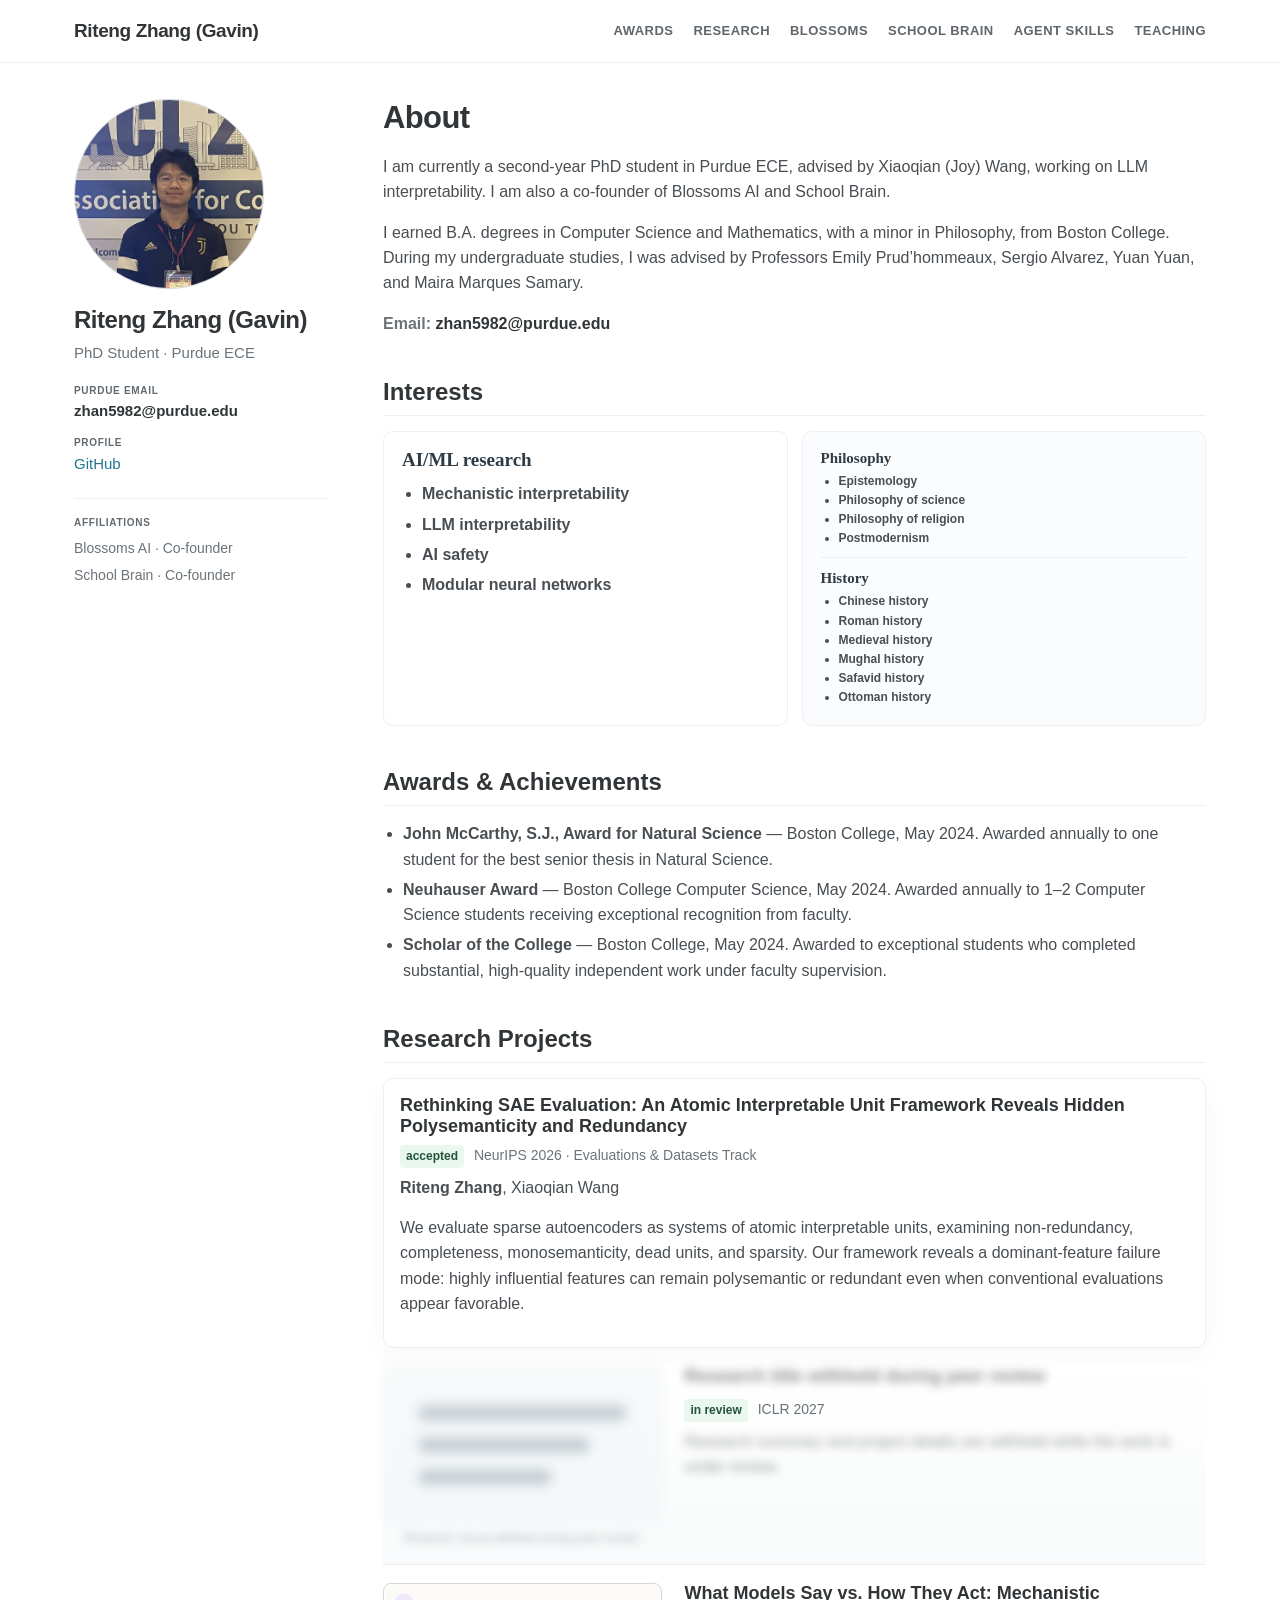
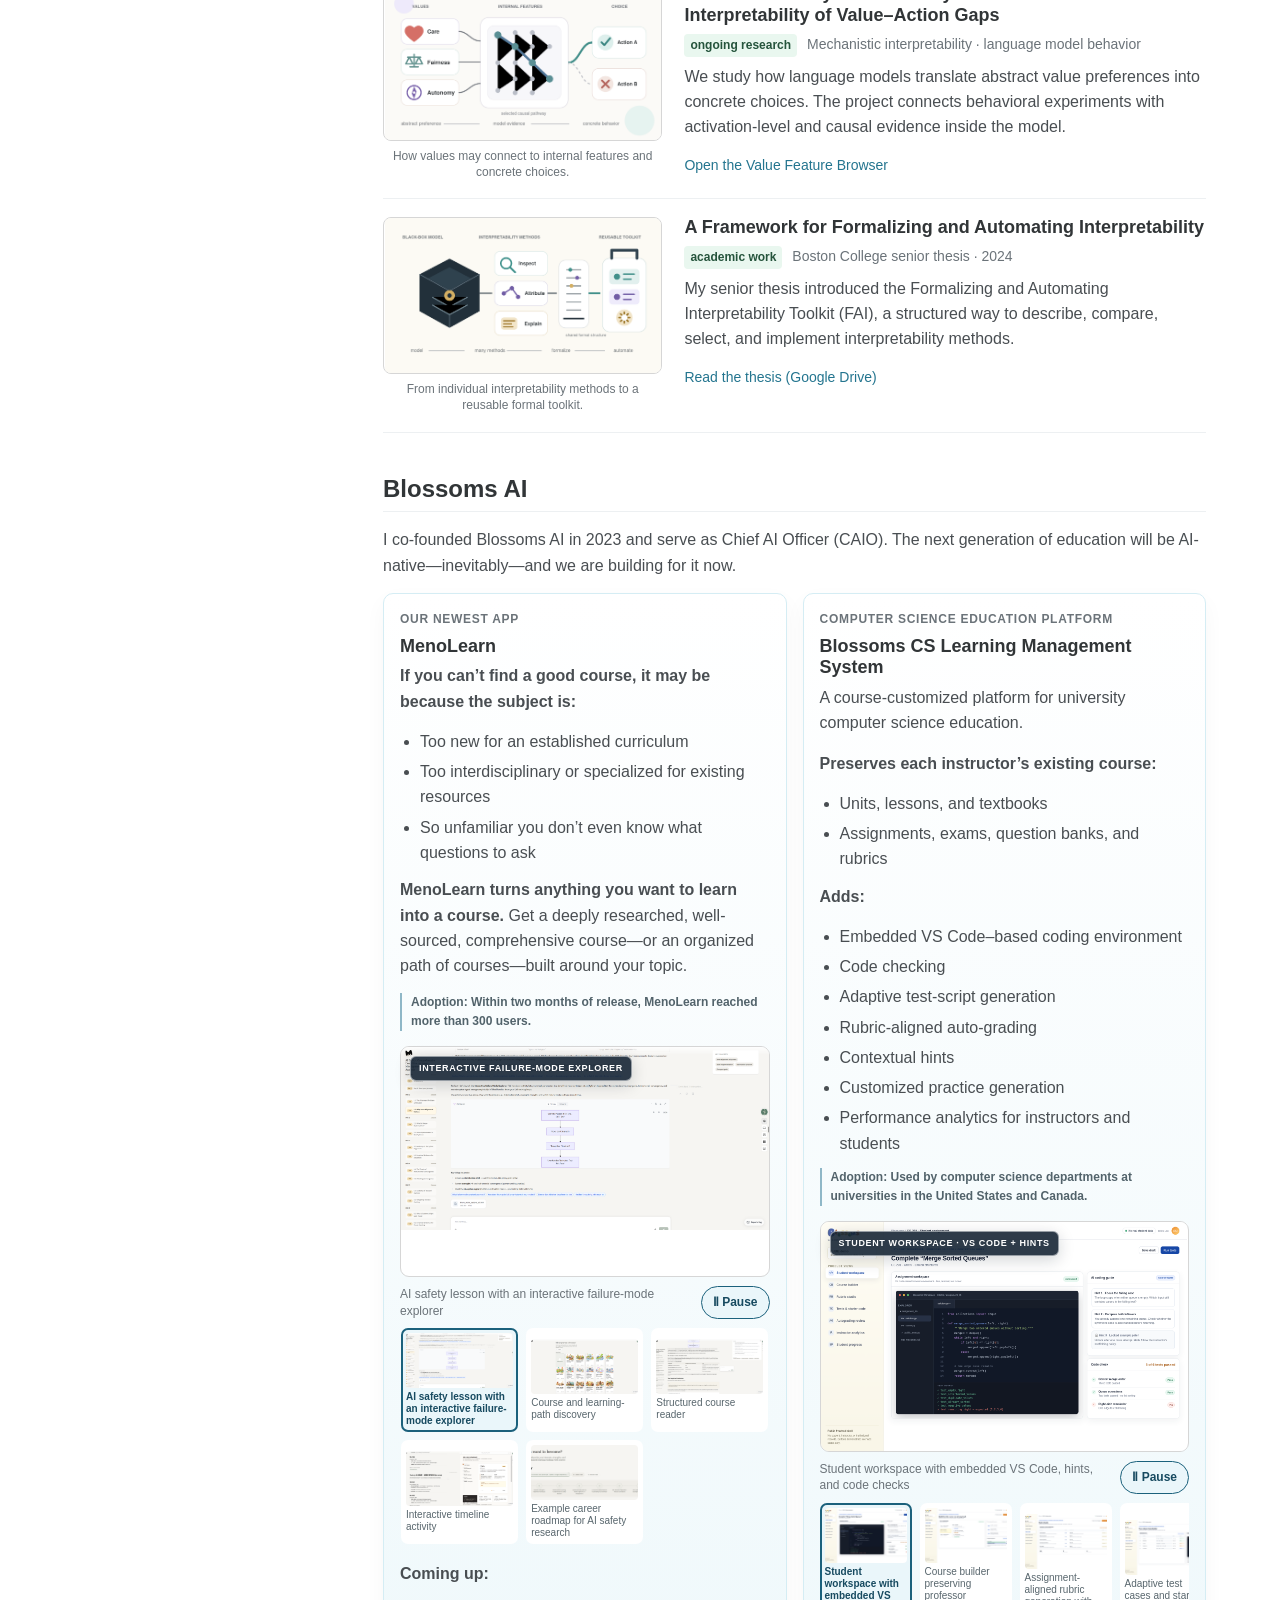
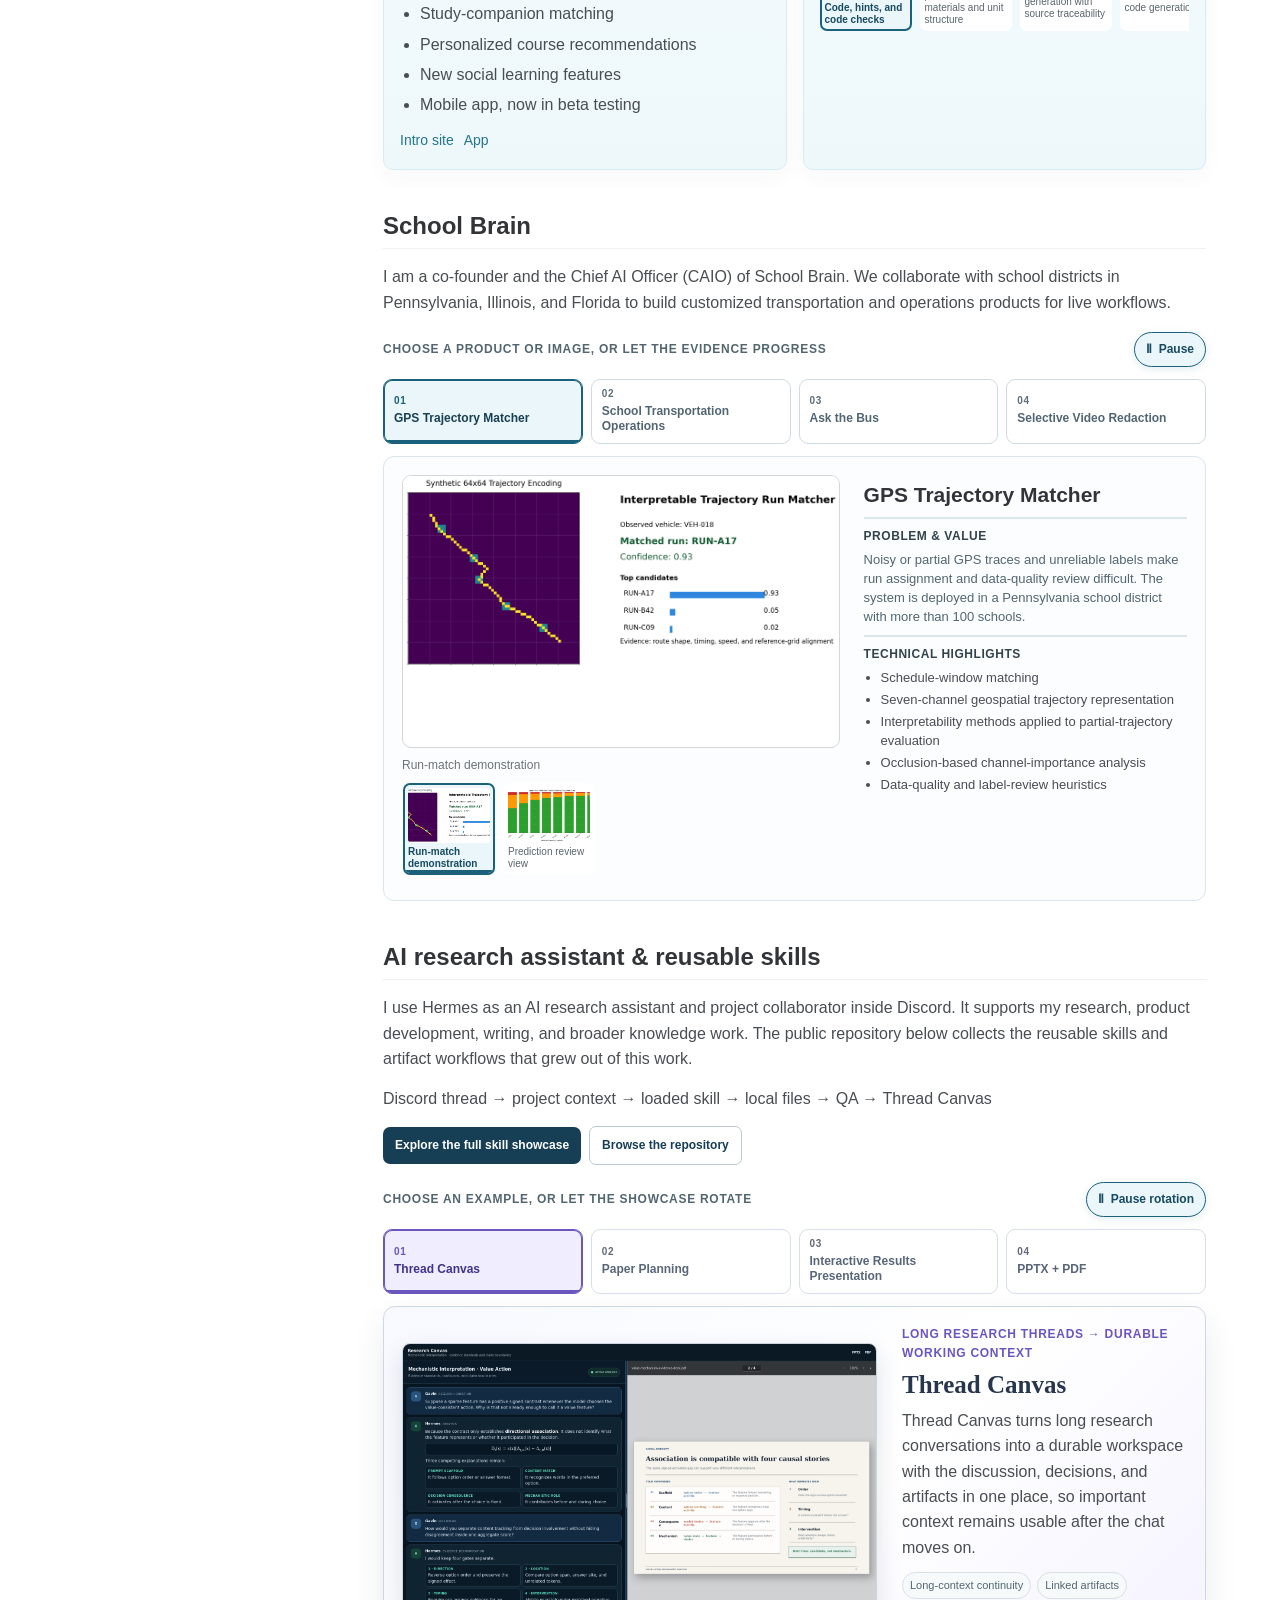
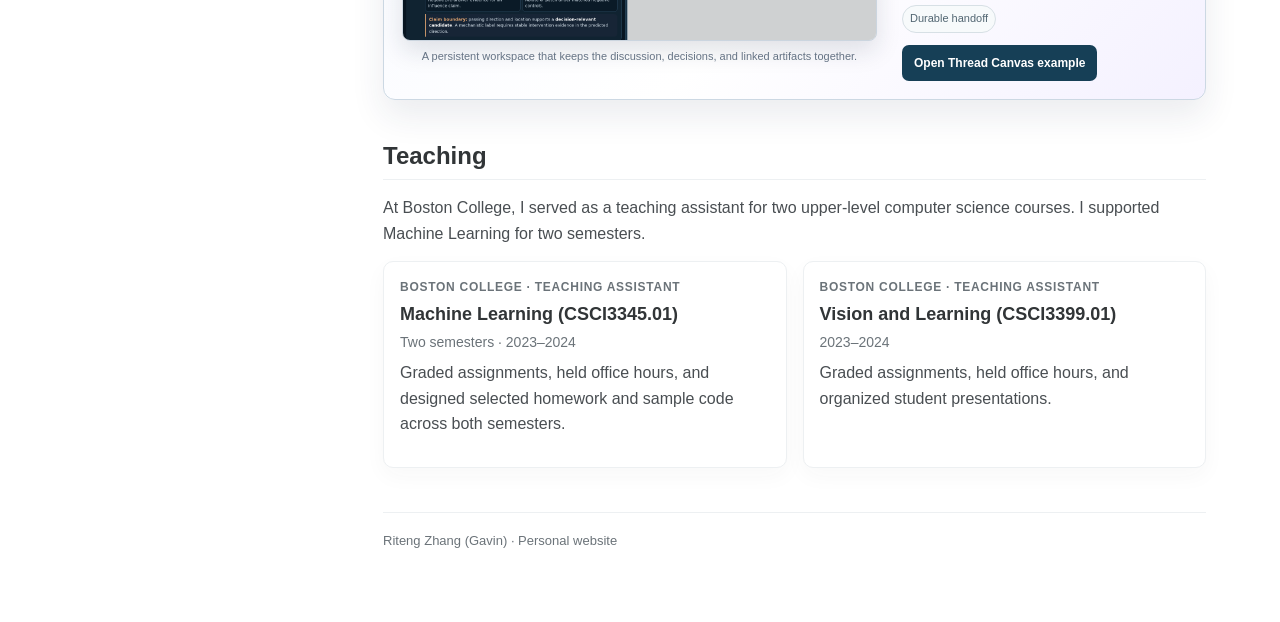
<file: index.html>
<!DOCTYPE html>

<html lang="en">
<head>
<meta charset="utf-8"/>
<meta content="width=device-width, initial-scale=1" name="viewport"/>
<title>Riteng Zhang (Gavin Zhang) — Purdue ECE PhD Student</title>
<meta name="description" content="Riteng Zhang, also known as Gavin Zhang, is a Purdue ECE PhD student researching LLM interpretability and co-founder and CAIO of Blossoms AI and School Brain."/>
<meta name="robots" content="index, follow"/>
<meta name="google-site-verification" content="b6ixKwjdwI7HEByEQMpGnvLqZ-V-D5NJoKvL6Qh4agc"/>
<link rel="canonical" href="https://ritengzhang77-max.github.io/"/>
<link rel="me" href="https://github.com/ritengzhang77-max"/>
<link rel="me" href="https://www.linkedin.com/in/riteng-zhang-3149aa281/"/>
<meta property="og:title" content="Riteng Zhang (Gavin Zhang) — Purdue ECE PhD Student"/>
<meta property="og:description" content="Purdue ECE PhD student researching LLM interpretability; co-founder and CAIO of Blossoms AI and School Brain."/>
<meta property="og:type" content="profile"/>
<meta property="og:url" content="https://ritengzhang77-max.github.io/"/>
<meta property="og:image" content="https://ritengzhang77-max.github.io/assets/profile.jpeg"/>
<meta property="og:image:alt" content="Portrait of Riteng Zhang, also known as Gavin Zhang"/>
<meta property="profile:first_name" content="Riteng"/>
<meta property="profile:last_name" content="Zhang"/>
<meta name="twitter:card" content="summary"/>
<meta name="twitter:title" content="Riteng Zhang (Gavin Zhang) — Purdue ECE PhD Student"/>
<meta name="twitter:description" content="Purdue ECE PhD student researching LLM interpretability; co-founder and CAIO of Blossoms AI and School Brain."/>
<meta name="twitter:image" content="https://ritengzhang77-max.github.io/assets/profile.jpeg"/>
<meta name="twitter:image:alt" content="Portrait of Riteng Zhang, also known as Gavin Zhang"/>
<script type="application/ld+json">
{
  "@context": "https://schema.org",
  "@graph": [
    {
      "@type": "ProfilePage",
      "@id": "https://ritengzhang77-max.github.io/#profile-page",
      "url": "https://ritengzhang77-max.github.io/",
      "name": "Riteng Zhang (Gavin Zhang) — Purdue ECE PhD Student",
      "description": "The research and product portfolio of Riteng Zhang, also known as Gavin Zhang.",
      "dateModified": "2026-09-30",
      "mainEntity": {"@id": "https://ritengzhang77-max.github.io/#riteng-zhang"}
    },
    {
      "@type": "Person",
      "@id": "https://ritengzhang77-max.github.io/#riteng-zhang",
      "name": "Riteng Zhang",
      "alternateName": ["Gavin Zhang", "Riteng Zhang (Gavin)"],
      "givenName": "Riteng",
      "familyName": "Zhang",
      "url": "https://ritengzhang77-max.github.io/",
      "image": "https://ritengzhang77-max.github.io/assets/profile.jpeg",
      "email": "zhan5982@purdue.edu",
      "jobTitle": "PhD Student and AI Researcher",
      "affiliation": [
        {"@type": "CollegeOrUniversity", "name": "Purdue University", "url": "https://www.purdue.edu/"},
        {"@type": "Organization", "name": "Blossoms AI"},
        {"@type": "Organization", "name": "School Brain"}
      ],
      "alumniOf": {"@type": "CollegeOrUniversity", "name": "Boston College", "url": "https://www.bc.edu/"},
      "sameAs": [
        "https://github.com/ritengzhang77-max",
        "https://www.linkedin.com/in/riteng-zhang-3149aa281/"
      ],
      "knowsAbout": ["Mechanistic interpretability", "LLM interpretability", "AI safety", "Modular neural networks"]
    }
  ]
}
</script>
<style>
    /* Production V2: academic single-page navigation with public-safe research
       and product evidence. */
    :root {
      --text: #494e52;
      --heading: #313537;
      --muted: #6b7379;
      --link: #24758f;
      --line: #edf0f2;
      --line-dark: #d6d6d6;
      --bg: #fff;
      --soft: #f7f8f9;
      --soft-blue: #eef8fb;
      --soft-gold: #fff8db;
      --accent2: #7856ff;
      --max: 1180px;
    }
    * { box-sizing: border-box; }
    html { scroll-behavior: smooth; }
    body {
      margin: 0;
      background: var(--bg);
      color: var(--text);
      font-family: -apple-system, BlinkMacSystemFont, "Segoe UI", Roboto, "Helvetica Neue", Arial, sans-serif;
      font-size: 16px;
      line-height: 1.58;
    }
    a { color: var(--link); text-decoration: none; }
    a:hover { text-decoration: underline; }
    .masthead { border-bottom: 1px solid var(--line); background: rgba(255,255,255,.96); position: sticky; top: 0; z-index: 10; backdrop-filter: blur(8px); }
    .masthead-inner {
      max-width: var(--max);
      margin: 0 auto;
      padding: 16px 24px;
      display: flex;
      align-items: center;
      justify-content: space-between;
      gap: 24px;
    }
    .site-title { font-size: 19px; font-weight: 800; color: var(--heading); letter-spacing: -0.02em; }
    nav { display: flex; flex-wrap: wrap; gap: 20px; font-size: 13px; font-weight: 800; text-transform: uppercase; letter-spacing: .035em; }
    nav a { color: #5f666c; }
    .layout {
      max-width: var(--max);
      margin: 0 auto;
      padding: 36px 24px 70px;
      display: grid;
      grid-template-columns: 255px minmax(0, 1fr);
      gap: 54px;
    }
    aside { font-size: 15px; }
    .avatar {
      width: 190px;
      height: 190px;
      border-radius: 50%;
      object-fit: cover;
      display: block;
      margin-bottom: 18px;
      border: 1px solid var(--line-dark);
    }
    .author-name { color: var(--heading); font-size: 24px; line-height: 1.08; margin: 0 0 8px; font-weight: 800; }
    .author-title { margin: 0 0 16px; color: var(--muted); }
    .author-links { list-style: none; margin: 18px 0 0; padding: 0; display: grid; gap: 12px; }
    .author-links li { color: var(--muted); display: grid; gap: 1px; }
    .sidebar-label { color: #606a70; font-size: 10px; font-weight: 850; letter-spacing: .07em; text-transform: uppercase; }
    .email-display { color: var(--heading); font-weight: 750; overflow-wrap: anywhere; }
    .contact-display { margin: 4px 0 0; color: var(--muted); }
    .sidebar-note { border-top: 1px solid var(--line); margin-top: 22px; padding-top: 16px; color: var(--muted); font-size: 14px; }
    .sidebar-note strong { display: block; color: #606a70; font-size: 10px; letter-spacing: .07em; text-transform: uppercase; margin-bottom: 7px; }
    .sidebar-note span { display: block; margin-top: 5px; }
    main { min-width: 0; }
    section { scroll-margin-top: 84px; }
    h1, h2, h3 { color: var(--heading); line-height: 1.2; }
    h1 { font-size: 31px; margin: 0 0 18px; letter-spacing: -.02em; }
    h2 { font-size: 24px; margin: 42px 0 15px; padding-bottom: 8px; border-bottom: 1px solid var(--line); }
    #about > h2 { font-size: 31px; margin: 0 0 18px; padding: 0; border: 0; letter-spacing: -.02em; }
    h3 { font-size: 18px; margin: 0 0 6px; }
    p { margin: 0 0 15px; }
    ul { margin-top: 8px; }
    .notice {
      background: var(--soft-gold);
      border: 1px solid #e7cf74;
      border-radius: 6px;
      padding: 12px 14px;
      color: #665700;
      margin-bottom: 22px;
      font-size: 14px;
    }
    .intro { font-size: 18px; color: #3f4448; }
    .button-row { display: flex; flex-wrap: wrap; gap: 10px; margin: 18px 0 4px; }
    .btn {
      display: inline-flex; align-items: center; justify-content: center;
      border-radius: 5px; padding: 8px 12px; background: var(--link); color: white;
      font-weight: 800; font-size: 14px;
    }
    .btn.secondary { background: #6f777d; }
    .btn.ghost { background: white; color: var(--heading); border: 1px solid var(--line-dark); }
    .btn:hover { text-decoration: none; filter: brightness(.96); }
    .chips { display: flex; flex-wrap: wrap; gap: 8px; margin: 14px 0 18px; }
    .chip { border: 1px solid var(--line-dark); background: var(--soft); border-radius: 999px; padding: 4px 10px; font-size: 13px; color: #555; font-weight: 650; }
    .two-col { display: grid; grid-template-columns: repeat(2, minmax(0, 1fr)); gap: 16px; }
    .two-col > * { min-width: 0; }
    .card {
      border: 1px solid var(--line);
      border-radius: 10px;
      background: #fff;
      padding: 16px;
      box-shadow: 0 8px 22px rgba(49,53,55,.035);
    }
    .card.highlight { background: linear-gradient(180deg, #ffffff 0%, var(--soft-blue) 100%); border-color: #d5edf4; }
    .card.wide-card { grid-column: 1 / -1; }
    .technical-note { margin-top: 12px; padding: 11px 13px; border-left: 3px solid var(--accent2); background: rgba(255,255,255,.78); color: #4d565c; font-size: 13px; line-height: 1.45; }
    .eyebrow { color: var(--muted); font-size: 12px; text-transform: uppercase; letter-spacing: .06em; font-weight: 800; margin-bottom: 7px; }
    .compact-list { padding-left: 20px; margin: 0 0 12px; }
    .compact-list li { margin: 5px 0; }
    .project-list { display: grid; gap: 18px; }
    .project {
      display: grid; grid-template-columns: minmax(260px, 0.75fr) minmax(0, 1.4fr); gap: 22px;
      padding-bottom: 18px; border-bottom: 1px solid var(--line);
    }
    .thumb {
      width: 118px; min-height: 88px; background: linear-gradient(135deg, #e8f4f8, #f7f8f9);
      border: 1px solid var(--line-dark); border-radius: 7px; display: flex;
      align-items: center; justify-content: center; color: var(--muted);
      font-size: 12px; text-align: center; padding: 8px; font-weight: 800;
    }
    .thumb.purple { background: linear-gradient(135deg, #f0ecff, #fbfaff); color: #5b45b6; }

    .demo-img { width: 100%; aspect-ratio: 16 / 9; object-fit: contain; border-radius: 8px; border: 1px solid var(--line-dark); background: #fff; display: block; cursor: zoom-in; }
    .project-media { display: grid; gap: 7px; align-content: start; }
    .caption { color: var(--muted); font-size: 12px; line-height: 1.35; text-align: center; }
    main img { cursor: zoom-in; }

    .screenshot-strip { display: grid; grid-template-columns: repeat(2, minmax(0, 1fr)); gap: 10px; margin: 14px 0; }
    .screenshot-strip figure { margin: 0; }
    .screenshot-strip figure:first-child { grid-column: 1 / -1; }
    .compact-filmstrip { display: flex; gap: 10px; margin: 12px 0 0; overflow-x: auto; padding: 2px 2px 8px; scroll-snap-type: x proximity; }
    .compact-filmstrip figure { flex: 0 0 225px; margin: 0; scroll-snap-align: start; }
    .compact-filmstrip img { width: 100%; aspect-ratio: 16 / 10; object-fit: cover; object-position: top; border: 1px solid var(--line-dark); border-radius: 7px; background: #fff; display: block; }
    .compact-filmstrip figcaption { color: var(--muted); font-size: 11px; line-height: 1.3; margin-top: 5px; }
    .screenshot-strip figure:nth-child(2):last-child { grid-column: 1 / -1; }
    .screenshot-strip img { width: 100%; aspect-ratio: 16 / 9; object-fit: contain; object-position: top center; border-radius: 8px; border: 1px solid var(--line-dark); background: #fff; display: block; cursor: zoom-in; }
    .screenshot-strip figure:first-child img { aspect-ratio: 16 / 10; }
    .screenshot-strip figcaption { color: var(--muted); font-size: 12px; line-height: 1.3; margin-top: 5px; text-align: center; }
    .card-visual { margin: 14px 0 10px; }
    .card-visual img { width: 100%; aspect-ratio: 16 / 9; object-fit: contain; object-position: top center; border-radius: 9px; border: 1px solid var(--line-dark); background: #fff; display: block; cursor: zoom-in; }
    .visual-placeholder { min-height: 190px; margin: 14px 0 10px; padding: 18px; border: 1px dashed #aebdc3; border-radius: 9px; background: #fff; display: flex; flex-direction: column; justify-content: center; gap: 6px; color: var(--muted); text-align: center; }
    .visual-placeholder strong { color: var(--heading); }
    .image-help { margin: 10px 0 2px; color: var(--muted); font-size: 13px; }
    .image-lightbox { width: min(96vw, 1500px); max-width: none; border: 0; border-radius: 12px; padding: 0; background: #11161a; color: #fff; box-shadow: 0 28px 90px rgba(0,0,0,.45); }
    .image-lightbox::backdrop { background: rgba(12,16,20,.88); }
    .image-lightbox-inner { position: relative; padding: 50px 18px 18px; }
    .image-lightbox img { display: block; width: 100%; max-height: 84vh; object-fit: contain; background: #fff; border-radius: 8px; cursor: default; }
    .image-lightbox-caption { margin: 10px 4px 0; color: #d8dee3; font-size: 14px; text-align: center; }
    .image-lightbox-close { position: absolute; top: 10px; right: 14px; border: 1px solid #66727b; border-radius: 999px; background: #20282e; color: #fff; width: 34px; height: 34px; font-size: 22px; line-height: 1; cursor: pointer; }
    .cover-review { margin-top: 16px; padding: 14px; border: 1px dashed var(--line-dark); border-radius: 10px; background: var(--soft); }
    .cover-review-title { margin: 0 0 10px; color: var(--heading); font-size: 14px; font-weight: 800; }
    .cover-options { display: grid; grid-template-columns: repeat(2, minmax(0, 1fr)); gap: 12px; }
    .cover-options figure { margin: 0; }
    .cover-options a { display: block; }
    .cover-options img { width: 100%; aspect-ratio: 16 / 9; object-fit: cover; border-radius: 8px; border: 1px solid var(--line-dark); background: #fff; display: block; }
    .cover-options figcaption { margin-top: 5px; color: var(--muted); font-size: 12px; line-height: 1.35; }
    .thumb.green { background: linear-gradient(135deg, #e8f7ee, #fbfffd); color: #2e6d4f; }
    .thumb.blue { background: linear-gradient(135deg, #e7f4ff, #fbfdff); color: #2f668a; }
    .venue { color: var(--muted); font-size: 14px; margin-bottom: 7px; }
    .status { display: inline-block; font-size: 12px; font-weight: 800; color: #5f666c; background: #f2f3f3; border-radius: 4px; padding: 2px 6px; margin-right: 6px; }
    .status.public { color: #25543c; background: #e9f7ef; }
    .status.demo { color: #245a72; background: #e8f6fb; }
    .status.placeholder { color: #735f20; background: #fff4c9; }
    .links { display: flex; flex-wrap: wrap; gap: 10px; margin-top: 9px; font-size: 14px; }
    .links a, .links span { border-bottom: 1px solid transparent; }
    .placeholder-box { border: 1px dashed var(--line-dark); background: var(--soft); padding: 13px; border-radius: 7px; color: var(--muted); }
    .small { color: var(--muted); font-size: 14px; }
    .privacy-note { background: #fbfbfb; border-left: 3px solid var(--accent2); padding: 10px 12px; color: #555; font-size: 14px; margin: 12px 0; }
    footer { margin-top: 44px; padding-top: 18px; border-top: 1px solid var(--line); color: var(--muted); font-size: 13px; }
    @media (max-width: 900px) {
      .masthead { position: static; }
      .masthead-inner { align-items: flex-start; flex-direction: column; gap: 12px; }
      nav { gap: 14px; }
      .layout { grid-template-columns: 1fr; gap: 26px; }
      .avatar { width: 145px; height: 145px; }
      .two-col { grid-template-columns: 1fr; }
      .project { grid-template-columns: 1fr; }
      .screenshot-strip { grid-template-columns: 1fr; }
      .screenshot-strip figure { grid-column: 1 !important; }
      .cover-options { grid-template-columns: 1fr; }
      .thumb { width: 100%; min-height: 70px; }
    }
  </style>
<style>
.proposal-switcher{position:fixed;z-index:90;left:50%;bottom:14px;transform:translateX(-50%);display:flex;align-items:center;gap:5px;padding:7px;background:#15283f;color:#fff;border:1px solid #ffffff30;border-radius:10px;box-shadow:0 14px 40px #0b1d3040;font-size:11px;white-space:nowrap}.proposal-switcher b{padding:0 8px;color:#b9cad9}.proposal-switcher a{color:#fff;text-decoration:none;padding:7px 9px;border-radius:6px}.proposal-switcher a:hover{background:#ffffff1c}.showcase-note{border:1px solid #d9e6eb;background:#f3fafb;border-radius:9px;padding:11px 13px;color:#4b6470;font-size:13px;margin:10px 0 18px}.project-tags{display:flex;gap:6px;flex-wrap:wrap;margin:12px 0}.project-tags span{font-size:11px;border:1px solid #d7e0e5;background:#f7fafb;border-radius:999px;padding:4px 7px;color:#526672}.showcase-link{display:inline-flex;text-decoration:none;border-radius:7px;padding:9px 12px;background:#163f56;color:#fff;font-weight:750;font-size:12px}.showcase-link.secondary{background:#fff;color:#163f56;border:1px solid #b9cad4}.showcase-media img{width:100%;display:block;border-radius:8px;border:1px solid var(--line-dark);cursor:zoom-in}.showcase-caption{font-size:11px;color:var(--muted);margin-top:6px}.showcase-actions{display:flex;gap:8px;align-items:center;flex-wrap:wrap;margin-top:13px}.showcase-button{border:1px solid #b9cad4;background:#fff;color:#163f56;border-radius:7px;padding:8px 11px;font-weight:750;font-size:12px;cursor:pointer}@media(max-width:760px){.proposal-switcher{left:10px;right:10px;transform:none;overflow-x:auto;justify-content:flex-start}.proposal-switcher b{display:none}}

.stage-toolbar{display:flex;align-items:center;justify-content:space-between;gap:14px;margin:17px 0 12px}.stage-label{font-size:12px;font-weight:850;letter-spacing:.06em;text-transform:uppercase;color:#53666f}.stage-play{display:inline-flex;align-items:center;gap:7px;border:1px solid #1b617c;background:#eaf6fa;color:#174a60;border-radius:999px;padding:7px 11px;font:inherit;font-size:12px;font-weight:850;cursor:pointer;box-shadow:0 2px 8px rgba(27,97,124,.12);transition:background .15s ease,border-color .15s ease,color .15s ease,box-shadow .15s ease}.stage-play:hover{background:#d8eff6;box-shadow:0 3px 12px rgba(27,97,124,.2)}.stage-play[aria-pressed="false"]{background:#fff1c7;border-color:#c88713;color:#654600;box-shadow:0 2px 9px rgba(200,135,19,.18)}.stage-play[aria-pressed="false"]:hover{background:#ffe7a5}.stage-selectors{display:grid;grid-template-columns:repeat(4,minmax(0,1fr));gap:8px;margin:0 0 12px}.stage-select{position:relative;overflow:hidden;min-height:52px;border:1px solid #cddce3;background:#fff;border-radius:9px;padding:9px 10px;text-align:left;cursor:pointer;color:#526671;font:inherit;transition:transform .15s ease,border-color .15s ease,background .15s ease}.stage-select:hover{transform:translateY(-1px);border-color:#7ca9ba;background:#f8fcfd}.stage-select .stage-number{display:block;font-size:10px;line-height:1;font-weight:900;letter-spacing:.08em;color:#5f6f78;margin-bottom:5px}.stage-select .stage-name{display:block;font-size:12px;line-height:1.25;font-weight:800}.stage-select.active{border-color:#1b617c;background:#eaf6fa;color:#183f52;box-shadow:inset 0 0 0 1px #1b617c}.stage-select.active .stage-number{color:#1b617c}.stage-select-progress{position:absolute;left:0;bottom:0;height:3px;width:0;background:#1b617c}.stage-select.active.is-playing .stage-select-progress{animation:stageProgress 10s linear forwards}@keyframes stageProgress{from{width:0}to{width:100%}}.featured-stage{display:grid;grid-template-columns:minmax(0,1.4fr) minmax(270px,.6fr);gap:28px;align-items:center;background:linear-gradient(135deg,#fff,var(--soft-blue));border:1px solid #d5e5eb;border-radius:12px;padding:17px;transition:opacity .18s ease}.featured-stage.is-changing{opacity:.35}.featured-stage .showcase-media img{aspect-ratio:16/10;object-fit:contain;background:#fff}.stage-copy h3{font-size:29px;margin:7px 0 10px}.stage-copy p{font-size:17px;color:#526671}@media(prefers-reduced-motion:reduce){.stage-select-progress,.skill-select-progress{animation:none!important}.featured-stage,.stage-select,.agent-showcase,.skill-select{transition:none}}@media(max-width:800px){.stage-toolbar{align-items:flex-start}.stage-selectors{display:flex;overflow-x:auto;padding:1px 1px 7px;scroll-snap-type:x proximity}.stage-select{min-width:170px;scroll-snap-align:start}.featured-stage{grid-template-columns:1fr}}
.skills-repo-actions{margin:12px 0 16px}.skill-selectors{display:grid;grid-template-columns:repeat(4,minmax(0,1fr));gap:8px;margin:0 0 12px}.skill-select{position:relative;overflow:hidden;min-height:52px;border:1px solid #d7ddec;background:#fff;border-radius:9px;padding:9px 10px;text-align:left;cursor:pointer;color:#58667a;font:inherit;transition:transform .15s ease,border-color .15s ease,background .15s ease}.skill-select:hover{transform:translateY(-1px);border-color:#9484d8;background:#faf9ff}.skill-select .stage-number{display:block;font-size:10px;line-height:1;font-weight:900;letter-spacing:.08em;color:#626b78;margin-bottom:5px}.skill-select .stage-name{display:block;font-size:12px;line-height:1.25;font-weight:800}.skill-select.active{border-color:#6b56bf;background:#f0edff;color:#41328a;box-shadow:inset 0 0 0 1px #6b56bf}.skill-select.active .stage-number{color:#6b56bf}.skill-select-progress{position:absolute;left:0;bottom:0;height:3px;width:0;background:#6b56bf}.skill-select.active.is-playing .skill-select-progress{animation:stageProgress 10s linear forwards}.agent-showcase{display:grid;grid-template-columns:minmax(0,1.25fr) minmax(280px,.75fr);gap:25px;align-items:center;margin-top:0;border:1px solid #ccd8e3;background:linear-gradient(135deg,#f7f9ff 0%,#fff 55%,#f4f1ff 100%);border-radius:12px;padding:18px;box-shadow:0 16px 34px rgba(31,47,78,.09)}.agent-showcase-media{min-width:0}.agent-showcase-media img{width:100%;max-height:520px;object-fit:contain;display:block;border:1px solid #cbd5df;border-radius:8px;background:#e9edf3;box-shadow:0 10px 24px rgba(27,40,64,.13);cursor:zoom-in}.agent-showcase-media .caption{margin-top:8px;font-size:11px;color:#657384}.agent-showcase-copy .eyebrow{color:#6b56bf}.agent-showcase-copy h3{margin:4px 0 8px;font-family:Georgia,serif;font-size:25px;color:#27364c}.agent-showcase-copy p{margin:0 0 10px}.agent-showcase-copy .showcase-actions{margin-top:12px}@media(max-width:800px){.skill-selectors{grid-template-columns:repeat(2,minmax(0,1fr))}.agent-showcase{grid-template-columns:1fr}.agent-showcase-media img{max-height:none}}@media(prefers-reduced-motion:reduce){.skill-select-progress{animation:none!important}}
.interest-grid{display:grid;grid-template-columns:repeat(2,minmax(0,1fr));gap:14px;align-items:stretch}.interest-panel{border:1px solid var(--line);border-radius:10px;background:#fff;padding:17px 18px}.interest-panel h3{margin:0 0 10px;font-family:Georgia,serif;font-size:19px;color:#2f3b45}.interest-panel .compact-list{margin-bottom:0}.character-panel{background:#fbfcfd}.interest-subgroup h3{margin-bottom:6px;font-size:15px}.interest-subgroup .compact-list{padding-left:18px;font-size:12px;line-height:1.35}.interest-subgroup .compact-list li{margin:3px 0}.interest-subgroup+.interest-subgroup{border-top:1px solid var(--line);margin-top:11px;padding-top:11px}.interest-tags{display:flex;flex-wrap:wrap;gap:8px}.interest-tags span{display:inline-flex;align-items:center;border:1px solid #d6e0e5;background:#f7fafb;border-radius:999px;padding:7px 10px;color:#455963;font-size:12px;line-height:1.25}@media(max-width:700px){.interest-grid{grid-template-columns:1fr}}
.project.anonymous-project{background:linear-gradient(180deg,#fff 0%,#f8fafb 100%)}.anonymous-cover{width:100%;aspect-ratio:16/9;border:1px solid #d8e0e5;border-radius:9px;background:#f3f6f8;display:flex;flex-direction:column;justify-content:center;gap:16px;padding:34px;filter:blur(6px);opacity:.68;overflow:hidden}.anonymous-cover-line{display:block;height:16px;border-radius:999px;background:#aebbc3}.anonymous-cover-line:nth-child(2){width:82%}.anonymous-cover-line:nth-child(3){width:64%}.anonymous-blur{filter:blur(5px);opacity:.58;user-select:none;pointer-events:none}.anonymous-project .anonymous-blur h3,.anonymous-project h3.anonymous-blur{margin-bottom:10px}.sr-only{position:absolute;width:1px;height:1px;padding:0;margin:-1px;overflow:hidden;clip:rect(0,0,0,0);white-space:nowrap;border:0}
</style>
<style>
/* Draft 009 / V2: compact product evidence and accessible image galleries. */
.product-gallery{width:100%;min-width:0;max-width:100%;margin:15px 0 10px}.gallery-frame{position:relative;min-width:0;max-width:100%}.gallery-main{width:100%;aspect-ratio:16/10;object-fit:contain;object-position:top center;border:1px solid var(--line-dark);border-radius:9px;background:#fff;display:block;cursor:zoom-in}.gallery-image-tag{position:absolute;z-index:2;left:10px;top:10px;max-width:calc(100% - 20px);padding:6px 8px;border:1px solid rgba(255,255,255,.5);border-radius:6px;background:rgba(18,32,48,.88);box-shadow:0 4px 16px rgba(10,22,35,.18);color:#fff;font-size:9px;line-height:1.2;font-weight:900;letter-spacing:.07em;text-transform:uppercase;pointer-events:none}.gallery-controls{display:flex;align-items:center;justify-content:space-between;gap:12px;margin:9px 0 7px}.gallery-caption{color:var(--muted);font-size:12px;line-height:1.35}.gallery-toggle{flex:0 0 auto;border:1px solid #1b617c;background:#eaf6fa;color:#174a60;border-radius:999px;padding:6px 11px;font:inherit;font-size:12px;font-weight:850;cursor:pointer}.gallery-toggle[aria-pressed="false"]{background:#fff1c7;border-color:#c88713;color:#654600}.gallery-thumbs{display:flex;width:100%;min-width:0;max-width:100%;gap:8px;overflow-x:auto;padding:2px 1px 7px;scroll-snap-type:x proximity}.gallery-thumb{flex:0 0 92px;padding:3px;border:2px solid transparent;border-radius:7px;background:#fff;cursor:pointer;scroll-snap-align:start}.gallery-thumb:hover,.gallery-thumb:focus-visible{border-color:#8ab9ca}.gallery-thumb.active{border-color:#1b617c;background:#eaf6fa}.gallery-thumb img{width:100%;height:55px;object-fit:cover;object-position:top;border-radius:4px;display:block}.gallery-thumb span{display:block;margin-top:3px;color:#58666d;font-size:10px;line-height:1.2;text-align:left}.gallery-thumb.active span{color:#174a60;font-weight:800}.gallery-thumb.is-playing{position:relative;overflow:hidden}.gallery-thumb.is-playing:after{content:"";position:absolute;left:0;bottom:0;width:100%;height:3px;background:#1b617c;animation:stageProgress 10s linear forwards}
.stage-play[aria-pressed="true"],.gallery-toggle[aria-pressed="true"]{background:#eaf6fa;border-color:#1b617c;color:#174a60}.stage-play[aria-pressed="true"]:hover,.gallery-toggle[aria-pressed="true"]:hover{background:#d8eff6}.stage-play[aria-pressed="false"],.gallery-toggle[aria-pressed="false"]{background:#fff1c7;border-color:#c88713;color:#654600}.stage-play[aria-pressed="false"]:hover,.gallery-toggle[aria-pressed="false"]:hover{background:#ffe7a5}.featured-stage-v2{display:grid;grid-template-columns:minmax(0,1.15fr) minmax(290px,.85fr);gap:24px;align-items:start;border:1px solid #d9e6eb;border-radius:11px;background:#fbfdfe;padding:18px;transition:opacity .16s ease}.featured-stage-v2.is-changing{opacity:.55}.stage-gallery-main{width:100%;aspect-ratio:16/10;object-fit:contain;object-position:top center;border:1px solid var(--line-dark);border-radius:9px;background:#fff;display:block;cursor:zoom-in}.stage-copy h3{font-size:21px}.stage-value{font-size:15px;color:#40515a;margin-bottom:13px}.evidence-grid{display:grid;grid-template-columns:1fr;gap:9px;margin:0 0 11px}.evidence-block{border-top:2px solid #d9e6eb;padding-top:8px}.evidence-block h4{margin:0 0 5px;color:#33434b;font-size:12px;text-transform:uppercase;letter-spacing:.045em}.evidence-block p,.evidence-block ul{margin:0;font-size:13px;line-height:1.45}.evidence-block ul{padding-left:17px}.evidence-block li{margin:3px 0}.proof-line{margin:9px 0 12px;padding-left:9px;border-left:2px solid #8fb7c7;color:#52636b;font-size:12px;font-weight:700}.ask-grid{display:grid;grid-template-columns:repeat(2,minmax(0,1fr));gap:9px}.ask-tile{margin:0}.ask-tile img{width:100%;aspect-ratio:4/3;object-fit:cover;object-position:top;border:1px solid var(--line-dark);border-radius:7px;background:#fff;display:block}.ask-tile figcaption{font-size:10px;color:var(--muted);line-height:1.25;margin-top:3px}.stage-media-note{margin:6px 0 0;color:var(--muted);font-size:11px;line-height:1.35}.stage-select-progress{animation:none!important}.stage-select.active.is-playing .stage-select-progress{animation:stageProgress 10s linear forwards!important}.stage-thumb-progress{height:3px;background:#1b617c;width:0;margin-top:4px;border-radius:2px}.gallery-thumb.active.is-playing .stage-thumb-progress{animation:stageProgress 10s linear forwards}
@media(max-width:800px){.featured-stage-v2{grid-template-columns:1fr}.evidence-grid{grid-template-columns:1fr}.stage-selectors{display:grid;grid-template-columns:repeat(2,minmax(0,1fr));overflow:visible;padding:0}.stage-select{min-width:0}.skill-selectors{display:grid;grid-template-columns:repeat(2,minmax(0,1fr))}}
@media(max-width:520px){.gallery-thumb{flex-basis:78px}.gallery-thumb img{height:46px}.ask-grid{gap:6px}.featured-stage-v2{padding:12px}.stage-selectors{grid-template-columns:1fr 1fr}.stage-select{padding:7px;min-height:48px}}
/* Ask the Bus has five evidence states. Keep all five discoverable instead of clipping the last item in the generic horizontal rail. */
.featured-stage-v2 .gallery-thumbs.ask-evidence-thumbs{display:grid;grid-template-columns:repeat(5,minmax(0,1fr));overflow:visible}
.featured-stage-v2 .ask-evidence-thumbs .gallery-thumb{width:auto;min-width:0;max-width:none;flex:none}
@media(max-width:1199px){.featured-stage-v2 .gallery-thumbs.ask-evidence-thumbs{grid-template-columns:repeat(3,minmax(0,1fr))}}
/* Five MenoLearn states remain simultaneously discoverable in a compact 3+2 grid. */
.product-gallery[data-gallery="menolearn"] .gallery-thumbs{display:grid;grid-template-columns:repeat(3,minmax(0,1fr));overflow:visible}
.product-gallery[data-gallery="menolearn"] .gallery-thumb{width:auto;min-width:0;max-width:none;flex:none}
@media(prefers-reduced-motion:reduce){html{scroll-behavior:auto}.stage-select-progress,.stage-thumb-progress{animation:none!important}.featured-stage-v2{transition:none}}
</style></head>
<body>
<header class="masthead">
<div class="masthead-inner">
<a class="site-title" href="#top">Riteng Zhang (Gavin)</a>
<nav aria-label="Main navigation">
<a href="#awards">Awards</a>
<a href="#research-projects">Research</a>
<a href="#blossoms">Blossoms</a>
<a href="#schoolbrain">School Brain</a>
<a href="#skills">Agent Skills</a>
<a href="#teaching">Teaching</a>
</nav>
</div>
</header>
<div class="layout" id="top">
<aside>
<img alt="Riteng Zhang (Gavin)" class="avatar" src="assets/profile.jpeg"/>
<h1 class="author-name">Riteng Zhang (Gavin)</h1>
<p class="author-title">PhD Student · Purdue ECE</p>
<ul class="author-links">
<li><span class="sidebar-label">Purdue email</span><span class="email-display">zhan5982@purdue.edu</span></li>
<li><span class="sidebar-label">Profile</span><a href="https://github.com/ritengzhang77-max" rel="noopener noreferrer" target="_blank">GitHub</a></li>

</ul>
<div class="sidebar-note"><strong>Affiliations</strong><span>Blossoms AI · Co-founder</span><span>School Brain · Co-founder</span></div>
</aside>
<main>
<section id="about">
<h2>About</h2>
<p>I am currently a second-year PhD student in Purdue ECE, advised by Xiaoqian (Joy) Wang, working on LLM interpretability. I am also a co-founder of Blossoms AI and School Brain.</p>
<p>I earned B.A. degrees in Computer Science and Mathematics, with a minor in Philosophy, from Boston College. During my undergraduate studies, I was advised by Professors Emily Prud’hommeaux, Sergio Alvarez, Yuan Yuan, and Maira Marques Samary.</p>
<p class="contact-display"><strong>Email:</strong> <span class="email-display">zhan5982@purdue.edu</span></p>
</section>
<section id="interests">
<h2>Interests</h2>
<div class="interest-grid">
<article class="interest-panel research-panel">
<h3>AI/ML research</h3>
<ul class="compact-list">
<li><strong>Mechanistic interpretability</strong></li>
<li><strong>LLM interpretability</strong></li>
<li><strong>AI safety</strong></li>
<li><strong>Modular neural networks</strong></li>
</ul>
</article>
<article class="interest-panel character-panel">
<div class="interest-subgroup">
<h3>Philosophy</h3>
<ul class="compact-list">
<li><strong>Epistemology</strong></li>
<li><strong>Philosophy of science</strong></li>
<li><strong>Philosophy of religion</strong></li>
<li><strong>Postmodernism</strong></li>
</ul>
</div>
<div class="interest-subgroup">
<h3>History</h3>
<ul class="compact-list">
<li><strong>Chinese history</strong></li>
<li><strong>Roman history</strong></li>
<li><strong>Medieval history</strong></li>
<li><strong>Mughal history</strong></li>
<li><strong>Safavid history</strong></li>
<li><strong>Ottoman history</strong></li>
</ul>
</div>
</article>
</div>
</section>
<section id="awards">
<h2>Awards &amp; Achievements</h2>
<ul class="compact-list">
<li><strong>John McCarthy, S.J., Award for Natural Science</strong> — Boston College, May 2024. Awarded annually to one student for the best senior thesis in Natural Science.</li>
<li><strong>Neuhauser Award</strong> — Boston College Computer Science, May 2024. Awarded annually to 1–2 Computer Science students receiving exceptional recognition from faculty.</li>
<li><strong>Scholar of the College</strong> — Boston College, May 2024. Awarded to exceptional students who completed substantial, high-quality independent work under faculty supervision.</li>
</ul>
</section>
<section id="research-projects">
<h2>Research Projects</h2>
<div class="project-list">
<article class="card" id="sae-evaluation">
<h3>Rethinking SAE Evaluation: An Atomic Interpretable Unit Framework Reveals Hidden Polysemanticity and Redundancy</h3>
<div class="venue"><span class="status public">accepted</span> NeurIPS 2026 · Evaluations &amp; Datasets Track</div>
<p><strong>Riteng Zhang</strong>, Xiaoqian Wang</p>
<p>We evaluate sparse autoencoders as systems of atomic interpretable units, examining non-redundancy, completeness, monosemanticity, dead units, and sparsity. Our framework reveals a dominant-feature failure mode: highly influential features can remain polysemantic or redundant even when conventional evaluations appear favorable.</p>
</article>
<article class="project anonymous-project" aria-label="Research work in review for ICLR 2027; title and details withheld">
<div class="project-media" aria-hidden="true">
<div class="anonymous-cover"><span class="anonymous-cover-line"></span><span class="anonymous-cover-line"></span><span class="anonymous-cover-line"></span></div>
<div class="caption anonymous-blur">Research visual withheld during peer review.</div>
</div>
<div>
<h3 class="anonymous-blur" aria-hidden="true">Research title withheld during peer review</h3>
<div class="venue"><span class="status public">in review</span> ICLR 2027</div>
<p class="anonymous-blur" aria-hidden="true">Research summary and project details are withheld while the work is under review.</p>
<span class="sr-only">Title and details withheld during review.</span>
</div>
</article>
<article class="project">
<div class="project-media">
<img alt="Values connected through internal model features to concrete action choices" class="demo-img" src="assets/value-action-cover-a-decision-bridge.png"/>
<div class="caption">How values may connect to internal features and concrete choices.</div>
</div>
<div>
<h3>What Models Say vs. How They Act: Mechanistic Interpretability of Value–Action Gaps</h3>
<div class="venue"><span class="status public">ongoing research</span> Mechanistic interpretability · language model behavior</div>
<p>We study how language models translate abstract value preferences into concrete choices. The project connects behavioral experiments with activation-level and causal evidence inside the model.</p>
<div class="links">
<a href="/value-action-atlas/" rel="noopener noreferrer" target="_blank">Open the Value Feature Browser</a>
</div>
</div>
</article>
<article class="project">
<div class="project-media">
<img alt="Interpretability methods becoming a formalized reusable toolkit" class="demo-img" src="assets/thesis-cover-a-fai-toolkit.png"/>
<div class="caption">From individual interpretability methods to a reusable formal toolkit.</div>
</div>
<div>
<h3>A Framework for Formalizing and Automating Interpretability</h3>
<div class="venue"><span class="status public">academic work</span> Boston College senior thesis · 2024</div>
<p>My senior thesis introduced the Formalizing and Automating Interpretability Toolkit (FAI), a structured way to describe, compare, select, and implement interpretability methods.</p>
<div class="links"><a href="https://drive.google.com/file/d/1o4Ds3zE-oLlo7Ho0rgVn8BDt1xZLB0oq/view?usp=sharing" rel="noopener noreferrer" target="_blank">Read the thesis (Google Drive)</a></div>
</div>
</article>
</div>

</section>
<section id="blossoms">
<h2>Blossoms AI</h2>
<p>I co-founded Blossoms AI in 2023 and serve as Chief AI Officer (CAIO). The next generation of education will be AI-native—inevitably—and we are building for it now.</p>
<div class="two-col">
<article class="card highlight">
<div class="eyebrow">Our newest app</div>
<h3>MenoLearn</h3>
<p><strong>If you can’t find a good course, it may be because the subject is:</strong></p>
<ul class="compact-list">
<li>Too new for an established curriculum</li>
<li>Too interdisciplinary or specialized for existing resources</li>
<li>So unfamiliar you don’t even know what questions to ask</li>
</ul>
<p><strong>MenoLearn turns anything you want to learn into a course.</strong> Get a deeply researched, well-sourced, comprehensive course—or an organized path of courses—built around your topic.</p>
<div class="proof-line"><strong>Adoption:</strong> Within two months of release, MenoLearn reached more than 300 users.</div>
<div class="product-gallery" data-gallery="menolearn" role="region" aria-label="MenoLearn screenshot gallery"></div>
<p><strong>Coming up:</strong></p>
<ul class="compact-list">
<li>Study-companion matching</li>
<li>Personalized course recommendations</li>
<li>New social learning features</li>
<li>Mobile app, now in beta testing</li>
</ul>

<div class="links">
<a href="https://menolearn.com/" rel="noopener noreferrer" target="_blank">Intro site</a>
<a href="https://app.menolearn.com/" rel="noopener noreferrer" target="_blank">App</a>
</div>
</article>
<article class="card highlight">
<div class="eyebrow">Computer science education platform</div>
<h3>Blossoms CS Learning Management System</h3>
<p>A course-customized platform for university computer science education.</p>
<p><strong>Preserves each instructor’s existing course:</strong></p>
<ul class="compact-list">
<li>Units, lessons, and textbooks</li>
<li>Assignments, exams, question banks, and rubrics</li>
</ul>
<p><strong>Adds:</strong></p>
<ul class="compact-list">
<li>Embedded VS Code–based coding environment</li>
<li>Code checking</li>
<li>Adaptive test-script generation</li>
<li>Rubric-aligned auto-grading</li>
<li>Contextual hints</li>
<li>Customized practice generation</li>
<li>Performance analytics for instructors and students</li>
</ul>
<div class="proof-line"><strong>Adoption:</strong> Used by computer science departments at universities in the United States and Canada.</div>
<div class="product-gallery" data-gallery="lms" role="region" aria-label="Blossoms LMS screenshot gallery"></div>

</article>
</div>
</section>
<section id="schoolbrain">
<h2>School Brain</h2>
<p>I am a co-founder and the Chief AI Officer (CAIO) of School Brain. We collaborate with school districts in Pennsylvania, Illinois, and Florida to build customized transportation and operations products for live workflows.</p>
<div class="stage-toolbar">
  <div class="stage-label">Choose a product or image, or let the evidence progress</div>
  <button class="stage-play" id="stage-play" type="button" aria-pressed="true" aria-label="School Brain automatic rotation"><span aria-hidden="true">Ⅱ</span> Pause</button>
</div>
<div class="stage-selectors" role="tablist" aria-label="Choose a School Brain project">
  <button class="stage-select active" id="stage-tab-trajectory" type="button" data-stage="trajectory" role="tab" aria-selected="true" aria-controls="featured-stage" tabindex="0"><span class="stage-number">01</span><span class="stage-name">GPS Trajectory Matcher</span><span class="stage-select-progress" aria-hidden="true"></span></button>
  <button class="stage-select" id="stage-tab-workflow" type="button" data-stage="workflow" role="tab" aria-selected="false" aria-controls="featured-stage" tabindex="-1"><span class="stage-number">02</span><span class="stage-name">School Transportation Operations</span><span class="stage-select-progress" aria-hidden="true"></span></button>
  <button class="stage-select" id="stage-tab-ask" type="button" data-stage="ask" role="tab" aria-selected="false" aria-controls="featured-stage" tabindex="-1"><span class="stage-number">03</span><span class="stage-name">Ask the Bus</span><span class="stage-select-progress" aria-hidden="true"></span></button>
  <button class="stage-select" id="stage-tab-video" type="button" data-stage="video" role="tab" aria-selected="false" aria-controls="featured-stage" tabindex="-1"><span class="stage-number">04</span><span class="stage-name">Selective Video Redaction</span><span class="stage-select-progress" aria-hidden="true"></span></button>
</div>
<article class="featured-stage-v2" id="featured-stage" role="tabpanel" aria-labelledby="stage-tab-trajectory" aria-live="polite">
  <div id="stage-media"></div>
  <div class="stage-copy" id="stage-copy"></div>
</article>
</section>
<section id="skills">
<h2>AI research assistant &amp; reusable skills</h2>
<p>I use Hermes as an AI research assistant and project collaborator inside Discord. It supports my research, product development, writing, and broader knowledge work. The public repository below collects the reusable skills and artifact workflows that grew out of this work.</p>
<p class="workflow-line">Discord thread → project context → loaded skill → local files → QA → Thread Canvas</p>
<div class="showcase-actions skills-repo-actions">
  <a class="showcase-link" href="https://ritengzhang77-max.github.io/gavin_skill/" target="_blank" rel="noopener noreferrer">Explore the full skill showcase</a>
  <a class="showcase-link secondary" href="https://github.com/ritengzhang77-max/gavin_skill" target="_blank" rel="noopener noreferrer">Browse the repository</a>
</div>
<div class="stage-toolbar skill-toolbar">
  <div class="stage-label">Choose an example, or let the showcase rotate</div>
  <button class="stage-play" id="skill-play" type="button" aria-pressed="true" aria-label="Skills automatic rotation"><span aria-hidden="true">Ⅱ</span> Pause rotation</button>
</div>
<div class="skill-selectors" role="tablist" aria-label="Choose an agent workflow example">
  <button class="skill-select active" id="skill-tab-canvas" type="button" data-skill="canvas" role="tab" aria-selected="true" aria-controls="skill-stage" tabindex="0"><span class="stage-number">01</span><span class="stage-name">Thread Canvas</span><span class="skill-select-progress" aria-hidden="true"></span></button>
  <button class="skill-select" id="skill-tab-paper" type="button" data-skill="paper" role="tab" aria-selected="false" aria-controls="skill-stage" tabindex="-1"><span class="stage-number">02</span><span class="stage-name">Paper Planning</span><span class="skill-select-progress" aria-hidden="true"></span></button>
  <button class="skill-select" id="skill-tab-artifact" type="button" data-skill="artifact" role="tab" aria-selected="false" aria-controls="skill-stage" tabindex="-1"><span class="stage-number">03</span><span class="stage-name">Interactive Results Presentation</span><span class="skill-select-progress" aria-hidden="true"></span></button>
  <button class="skill-select" id="skill-tab-deck" type="button" data-skill="deck" role="tab" aria-selected="false" aria-controls="skill-stage" tabindex="-1"><span class="stage-number">04</span><span class="stage-name">PPTX + PDF</span><span class="skill-select-progress" aria-hidden="true"></span></button>
</div>
<article class="agent-showcase" id="skill-stage" role="tabpanel" aria-labelledby="skill-tab-canvas">
  <div class="agent-showcase-media">
    <img alt="Academic mechanistic-interpretability discussion beside a natural PDF document preview in Research Canvas" id="skill-image" src="assets/thread-canvas-workflow.png"/>
    <div class="caption" id="skill-caption">A persistent workspace that keeps the discussion, decisions, and linked artifacts together.</div>
  </div>
  <div class="agent-showcase-copy">
    <div class="eyebrow" id="skill-eyebrow">Long research threads → durable working context</div>
    <h3 id="skill-title">Thread Canvas</h3>
    <p id="skill-desc">Thread Canvas turns long research conversations into a durable workspace with the discussion, decisions, and artifacts in one place, so important context remains usable after the chat moves on.</p>
    <div class="project-tags" id="skill-tags"><span>Long-context continuity</span><span>Linked artifacts</span><span>Durable handoff</span></div>
    <div class="showcase-actions" id="skill-actions"><a class="showcase-link" href="https://ritengzhang77-max.github.io/gavin_skill/demos/thread-canvas-demo.html" target="_blank" rel="noopener noreferrer">Open Thread Canvas example</a></div>
  </div>
</article>
</section>
<section id="teaching">
<h2>Teaching</h2>
<p>At Boston College, I served as a teaching assistant for two upper-level computer science courses. I supported Machine Learning for two semesters.</p>
<div class="two-col">
<article class="card">
<div class="eyebrow">Boston College · Teaching Assistant</div>
<h3>Machine Learning (CSCI3345.01)</h3>
<div class="venue">Two semesters · 2023–2024</div>
<p>Graded assignments, held office hours, and designed selected homework and sample code across both semesters.</p>
</article>
<article class="card">
<div class="eyebrow">Boston College · Teaching Assistant</div>
<h3>Vision and Learning (CSCI3399.01)</h3>
<div class="venue">2023–2024</div>
<p>Graded assignments, held office hours, and organized student presentations.</p>
</article>
</div>
</section>
<footer>Riteng Zhang (Gavin) · Personal website</footer>
</main>
</div>
<dialog aria-label="Expanded image preview" class="image-lightbox" id="image-lightbox">
<div class="image-lightbox-inner">
<button aria-label="Close expanded image" class="image-lightbox-close" type="button">×</button>
<img alt="" id="image-lightbox-img"/>
<p class="image-lightbox-caption" id="image-lightbox-caption"></p>
</div>
</dialog>
<script>
(() => {
  const dialog=document.getElementById('image-lightbox');
  const expanded=document.getElementById('image-lightbox-img');
  const caption=document.getElementById('image-lightbox-caption');
  const closeButton=dialog.querySelector('.image-lightbox-close');
  function prepareImage(img){
    if(img.closest('.gallery-thumb')) return;
    img.tabIndex=0;img.setAttribute('role','button');img.removeAttribute('aria-label');
  }
  function openImage(img,event){
    if(event)event.preventDefault();
    expanded.src=img.currentSrc||img.src;expanded.alt=img.alt||'Expanded preview';
    const figure=img.closest('figure');
    const figureCaption=figure?.querySelector('figcaption')?.textContent.trim()||'';
    const nearby=img.parentElement?.querySelector('.caption,.gallery-caption,.stage-media-note')?.textContent.trim()||'';
    caption.textContent=figureCaption||nearby||img.alt||'';dialog.showModal();
    window.imageLightboxOpen=true;window.dispatchEvent(new Event('lightboxchange'));
  }
  document.querySelectorAll('main img').forEach(prepareImage);
  document.querySelector('main').addEventListener('click',event=>{
    if(event.target.closest('.gallery-thumb'))return;
    const img=event.target.closest('img');
    if(img)openImage(img,event);
  });
  document.querySelector('main').addEventListener('keydown',event=>{const img=event.target.closest('img[role="button"]');if(img&&(event.key==='Enter'||event.key===' '))openImage(img,event)});
  new MutationObserver(records=>records.forEach(r=>r.addedNodes.forEach(node=>{if(node.nodeType!==1)return;if(node.matches?.('img'))prepareImage(node);node.querySelectorAll?.('img').forEach(prepareImage)}))).observe(document.querySelector('main'),{childList:true,subtree:true});
  closeButton.addEventListener('click',()=>dialog.close());
  dialog.addEventListener('click',event=>{if(event.target===dialog)dialog.close()});
  dialog.addEventListener('close',()=>{window.imageLightboxOpen=false;window.dispatchEvent(new Event('lightboxchange'))});
})();
</script>
<script>
const motionQuery=window.matchMedia('(prefers-reduced-motion: reduce)');

const blossomGalleries={
 menolearn:[
  {src:'assets/menolearn-interactive-failure-mode-explorer.png',alt:'MenoLearn AI safety course lesson with unit navigation, key concepts, a Mermaid failure-mode flowchart, guided prompts, and a downloadable interactive HTML activity',caption:'AI safety lesson with an interactive failure-mode explorer',tag:'Interactive failure-mode explorer'},
  {src:'assets/menolearn-course-gallery.png',alt:'MenoLearn course discovery grid with course cards',caption:'Course and learning-path discovery',tag:'Course discovery'},
  {src:'assets/menolearn-ai-safety-course-reader.png',alt:'MenoLearn course reader with lesson outline and learning content',caption:'Structured course reader',tag:'Structured course reader'},
  {src:'assets/menolearn-interactive-timeline-activity.png',alt:'MenoLearn interactive timeline within a course lesson',caption:'Interactive timeline activity',tag:'Interactive learning activity'},
  {src:'assets/menolearn-ai-safety-career-roadmap.png',alt:'MenoLearn career-path planner showing an example AI safety research scientist goal and a sequenced roadmap of courses',caption:'Example career roadmap for AI safety research',tag:'Personalized career roadmap'}
 ],
 lms:[
  {src:'assets/blossoms-lms-workspace-vscode-hints.png',alt:'Public Blossoms LMS frontend shell showing an embedded VS Code based student workspace, contextual hints, and test results',caption:'Student workspace with embedded VS Code, hints, and code checks',tag:'Student workspace · VS Code + hints'},
  {src:'assets/blossoms-lms-course-builder.png',alt:'Public Blossoms LMS frontend shell showing course units organized from professor provided materials',caption:'Course builder preserving professor materials and unit structure',tag:'Course builder · professor materials'},
  {src:'assets/blossoms-lms-rubric-studio.png',alt:'Public Blossoms LMS frontend shell showing rubric generation grounded in assignment goals and course sources',caption:'Assignment-aligned rubric generation with source traceability',tag:'Rubric studio · assignment aligned'},
  {src:'assets/blossoms-lms-test-starter-builder.png',alt:'Public Blossoms LMS frontend shell showing generated tests and starter sample code',caption:'Adaptive test cases and starter-code generation',tag:'Test suite · starter code'},
  {src:'assets/blossoms-lms-autograding-review.png',alt:'Public Blossoms LMS frontend shell showing rubric-level autograding evidence and deduction reasons',caption:'Autograding review with evidence and deduction or no-deduction reasons',tag:'Autograding · evidence + reasons'},
  {src:'assets/blossoms-lms-instructor-analytics.png',alt:'Public Blossoms LMS frontend shell showing instructor analytics and teaching actions',caption:'Instructor analytics for rubric bottlenecks and retry patterns',tag:'Instructor analytics'},
  {src:'assets/blossoms-lms-student-progress.png',alt:'Public Blossoms LMS frontend shell showing student mastery, rubric feedback, and recommended practice',caption:'Student progress, rubric feedback, and targeted practice',tag:'Student progress'}
 ]
};
const galleryControllers=[];
document.querySelectorAll('.product-gallery').forEach(root=>{
 const items=blossomGalleries[root.dataset.gallery];let index=0;let timer=null;let playing=!motionQuery.matches;let visible=!('IntersectionObserver' in window);
 root.innerHTML='<div class="gallery-frame"><img class="gallery-main" alt=""><span class="gallery-image-tag" aria-hidden="true"></span></div><div class="gallery-controls"><span class="gallery-caption"></span><button class="gallery-toggle" type="button"></button></div><div class="gallery-thumbs"></div>';
 const main=root.querySelector('.gallery-main'),tag=root.querySelector('.gallery-image-tag'),caption=root.querySelector('.gallery-caption'),toggle=root.querySelector('.gallery-toggle'),rail=root.querySelector('.gallery-thumbs');
 rail.innerHTML=items.map((item,i)=>`<button class="gallery-thumb" type="button" data-index="${i}" aria-label="Select ${item.caption}"><img src="${item.src}" alt="${item.alt}"><span>${item.caption}</span></button>`).join('');
 function render(){
  const item=items[index];main.src=item.src;main.alt=item.alt;tag.textContent=item.tag||item.caption;caption.textContent=item.caption;
  rail.querySelectorAll('.gallery-thumb').forEach((button,i)=>{button.classList.toggle('active',i===index);button.setAttribute('aria-pressed',String(i===index))});
  toggle.setAttribute('aria-pressed',String(playing));toggle.setAttribute('aria-label',`${root.getAttribute('aria-label').replace(' screenshot gallery','')} automatic rotation`);toggle.innerHTML=playing?'<span aria-hidden="true">Ⅱ</span> Pause':'<span aria-hidden="true">▶</span> Play';
 }
 function schedule(){clearTimeout(timer);if(playing&&visible&&!window.imageLightboxOpen)timer=setTimeout(()=>{index=(index+1)%items.length;render();schedule()},10000)}
 function setPlaying(value){playing=value;render();schedule()}
 rail.addEventListener('click',event=>{const button=event.target.closest('.gallery-thumb');if(!button)return;index=Number(button.dataset.index);setPlaying(false)});
 toggle.addEventListener('click',()=>setPlaying(!playing));render();schedule();
 if('IntersectionObserver' in window)new IntersectionObserver(entries=>{visible=entries[0].isIntersecting;schedule()},{threshold:0.15}).observe(root);
 window.addEventListener('lightboxchange',schedule);
 galleryControllers.push({pause:()=>{if(playing)setPlaying(false)}});
});

const stageOrder=['trajectory','workflow','ask','video'];
const stageData={
 video:{
  title:'Selective Video Redaction',
  problem:'School districts may need to share bus or school video when parents request footage, but other students and bystanders create privacy concerns that can block or delay release. Manually locating and redacting those people across long videos is slow and labor-intensive. Selective Video Redaction lets staff choose who remains visible and automatically redacts the others.',
  technical:['Operator-selected identities','Person segmentation and identity tracking','Selective redaction'],
  link:'https://schoolbrain.us/video-blur/',action:'Open Selective Video Redaction',
  images:[{src:'assets/selective-video-redaction-dashboard-public-demo.png',alt:'Selective Video Redaction dashboard with original footage replaced by an unrelated blurred scene for public display',caption:'Public demo with source footage replaced'}]
 },
 workflow:{
  title:'School Transportation Operations',
  problem:'Driver inspections, mileage, fuel, and incidents otherwise move through disconnected forms and manual re-entry. Our system digitizes operational review and claim-support preparation and is deployed across multiple Illinois school districts, including Skokie 68.',
  technical:['Validated form-to-relational-record mapping','Route-aware mileage and claim-line aggregation','Source-row drilldowns, exports, and internal approval','Read-only, schema-aware assistant grounded in office data'],
  images:[
   {src:'assets/workflow-suite-office-summary-synthetic.png',alt:'Public-safe transportation office summary',caption:'Office summary'},
   {src:'assets/workflow-suite-route-types-synthetic.png',alt:'Public-safe transportation route-type review',caption:'Route-type review'},
   {src:'assets/workflow-suite-forms-review-synthetic.png',alt:'Public-safe transportation forms review',caption:'Forms review'},
   {src:'assets/workflow-suite-driver-form-picker-synthetic.png',alt:'Public-safe driver form picker',caption:'Driver form picker'},
   {src:'assets/workflow-suite-pretrip-form-synthetic.png',alt:'Public-safe pre-trip inspection form',caption:'Pre-trip inspection'},
   {src:'assets/workflow-suite-claim-support-synthetic.png',alt:'Public-safe transportation claim-support view',caption:'Claim-support preparation'}]
 },
 trajectory:{
  title:'GPS Trajectory Matcher',
  problem:'Noisy or partial GPS traces and unreliable labels make run assignment and data-quality review difficult. The system is deployed in a Pennsylvania school district with more than 100 schools.',
  technical:['Schedule-window matching','Seven-channel geospatial trajectory representation','Interpretability methods applied to partial-trajectory evaluation','Occlusion-based channel-importance analysis','Data-quality and label-review heuristics'],
  images:[
   {src:'assets/trajectory-synthetic-match-demo.png',alt:'Public-safe trajectory match demonstration with illustrative values',caption:'Run-match demonstration'},
   {src:'assets/trajectory-synthetic-prediction-distribution.png',alt:'Public-safe trajectory prediction distribution with illustrative values',caption:'Prediction review view'}]
 },
 ask:{
  title:'Ask the Bus',
  problem:'Transportation staff need current answers about rules, forms, and procedures. The knowledge is scattered across official sites, long documents, and state-specific databases. Without reliable retrieval, staff often depend on conferences or professional connections for timely guidance.',
 technical:['Official-source acquisition across state databases','State-level Source Recall Metric for evaluating source coverage and retrieval performance','Passage retrieval from long PDFs','Specialized parsing for complex tables, forms, and irregular document formats','Transportation-specific ontology construction','Hybrid lexical/embedding retrieval with query expansion','Source reranking across candidate repositories and documents','Form retrieval','Form generation','Page-level, table-level, and form-level citations','Source freshness and confidence checks','On our internal benchmarks, Ask the Bus outperformed every retrieval system and state-of-the-art large language reasoning model we tested on both accuracy and latency'],
 images:[
   {src:'assets/ask-the-bus-photo-school-crossing-live.png',alt:'Live Ask the Bus answer to a casual driver question with a public-safe school-crossing photo attached',caption:'Photo review · school crossing'},
   {src:'assets/ask-the-bus-official-checklist-retrieval-live.png',alt:'Live Ask the Bus result retrieving the official Hazardous Walking Site Review Checklist and its sources',caption:'Official checklist retrieval'},
   {src:'assets/ask-the-bus-form-generation-live.png',alt:'Live Ask the Bus result generating a printable bus-stop walkway safety form with a downloadable PDF',caption:'Printable form generation'},
   {src:'assets/ask-the-bus-cited-source-preview-live.png',alt:'Live Ask the Bus safety answer with citations and a rendered official source page open in the source drawer',caption:'Cited answer · source preview'},
   {src:'assets/ask-the-bus-illegal-passing-chart-live.png',alt:'Live Ask the Bus comparison table and bar chart for Florida illegal-passing survey totals',caption:'Survey data analysis · chart'}]
 }
};
const stage=document.getElementById('featured-stage'),stageMedia=document.getElementById('stage-media'),stageCopy=document.getElementById('stage-copy'),playButton=document.getElementById('stage-play'),stageButtons=[...document.querySelectorAll('.stage-select')];
let currentStage=0,currentStageImage=0,stageTimer=null,stagePlaying=!motionQuery.matches,stageVisible=!('IntersectionObserver' in window);
function stageCopyMarkup(d){return `<h3>${d.title}</h3><div class="evidence-grid"><section class="evidence-block"><h4>Problem &amp; value</h4><p>${d.problem}</p></section><section class="evidence-block"><h4>Technical highlights</h4><ul>${d.technical.map(t=>`<li>${t}</li>`).join('')}</ul></section></div>${d.link?`<div class="showcase-actions"><a class="showcase-link" target="_blank" rel="noopener noreferrer" href="${d.link}">${d.action}</a></div>`:''}`}
function stageMediaMarkup(d){
 const item=d.images[currentStageImage],askThumbClass=stageOrder[currentStage]==='ask'?' ask-evidence-thumbs':'';return `<img class="stage-gallery-main" src="${item.src}" alt="${item.alt}"><div class="gallery-controls"><span class="gallery-caption">${item.caption}</span></div><div class="gallery-thumbs${askThumbClass}">${d.images.map((image,i)=>`<button class="gallery-thumb${i===currentStageImage?' active':''}${i===currentStageImage&&stagePlaying?' is-playing':''}" type="button" data-image="${i}" aria-pressed="${i===currentStageImage}" aria-label="Select ${image.caption}"><img src="${image.src}" alt="${image.alt}"><span>${image.caption}</span><i class="stage-thumb-progress" aria-hidden="true"></i></button>`).join('')}</div>${d.note?`<p class="stage-media-note">${d.note}</p>`:''}`;
}
function renderStage(animate=true){
 const d=stageData[stageOrder[currentStage]];if(animate)stage.classList.add('is-changing');
 stageMedia.innerHTML=stageMediaMarkup(d);stageCopy.innerHTML=stageCopyMarkup(d);
 stageButtons.forEach((button,i)=>{const active=i===currentStage;button.classList.toggle('active',active);button.classList.toggle('is-playing',active&&stagePlaying);button.setAttribute('aria-selected',String(active));button.tabIndex=active?0:-1});
 stage.setAttribute('aria-labelledby',stageButtons[currentStage].id);
 playButton.setAttribute('aria-pressed',String(stagePlaying));playButton.setAttribute('aria-label','School Brain automatic rotation');playButton.innerHTML=stagePlaying?'<span aria-hidden="true">Ⅱ</span> Pause':'<span aria-hidden="true">▶</span> Play';
 if(animate)setTimeout(()=>stage.classList.remove('is-changing'),160);
}
function advanceStage(){const d=stageData[stageOrder[currentStage]];if(currentStageImage<d.images.length-1)currentStageImage+=1;else{currentStage=(currentStage+1)%stageOrder.length;currentStageImage=0}renderStage();scheduleStage()}
function scheduleStage(){clearTimeout(stageTimer);if(stagePlaying&&stageVisible&&!window.imageLightboxOpen)stageTimer=setTimeout(advanceStage,10000)}
function setStagePlaying(value){stagePlaying=value;renderStage(false);scheduleStage()}
stageButtons.forEach((button,index)=>{
 button.addEventListener('click',()=>{currentStage=index;currentStageImage=0;setStagePlaying(false)});
 button.addEventListener('keydown',event=>{if(!['ArrowRight','ArrowLeft','Home','End'].includes(event.key))return;event.preventDefault();let next=event.key==='Home'?0:event.key==='End'?stageButtons.length-1:(index+(event.key==='ArrowRight'?1:-1)+stageButtons.length)%stageButtons.length;stageButtons[next].click();stageButtons[next].focus()});
});
stageMedia.addEventListener('click',event=>{const button=event.target.closest('.gallery-thumb');if(!button)return;currentStageImage=Number(button.dataset.image);setStagePlaying(false)});
playButton.addEventListener('click',()=>setStagePlaying(!stagePlaying));
if('IntersectionObserver' in window)new IntersectionObserver(entries=>{stageVisible=entries[0].isIntersecting;if(stageVisible&&stagePlaying)renderStage(false);scheduleStage()},{threshold:0.1}).observe(document.getElementById('schoolbrain'));
window.addEventListener('lightboxchange',()=>{if(!window.imageLightboxOpen&&stageVisible&&stagePlaying)renderStage(false);scheduleStage()});
renderStage(false);scheduleStage();

const skillData={
 canvas:{eyebrow:'Long research threads → durable working context',title:'Thread Canvas',image:'assets/thread-canvas-workflow.png',alt:'Academic mechanistic-interpretability discussion beside a natural PDF document preview in Research Canvas',caption:'A persistent workspace that keeps the discussion, decisions, and linked artifacts together.',desc:'Thread Canvas turns long research conversations into a durable workspace with the discussion, decisions, and artifacts in one place, so important context remains usable after the chat moves on.',tags:['Long-context continuity','Linked artifacts','Durable handoff'],action:'Open Thread Canvas example',link:'https://ritengzhang77-max.github.io/gavin_skill/demos/thread-canvas-demo.html'},
 paper:{eyebrow:'Research results → coherent paper structure',title:'Paper Planning',image:'assets/paper-plan-browser.png',alt:'Paper planning browser with section hierarchy, directional-support formula, and evidence table',caption:'A structured plan that keeps sections, claims, equations, tables, and evidence aligned.',desc:'Paper Planning turns research results into a section-by-section manuscript plan, making it clear what each section must argue, what evidence belongs there, and what is still missing before drafting.',tags:['Argument structure','Evidence mapping','Draft readiness'],action:'Open paper-planning example',link:'https://ritengzhang77-max.github.io/gavin_skill/demos/paper-plan-demo.html'},
 artifact:{eyebrow:'Research results → interactive presentation',title:'Interactive Results Presentation',image:'assets/value-action-feature-atlas.png',alt:'Value Feature Browser shown as an example of an interactive research-results presentation',caption:'A research-results presentation with filters, ranked evidence, and feature-level drill-down views.',desc:'Interactive Results Presentation turns dense experiment outputs into a structured web interface that collaborators can filter, compare, and inspect. The Value Feature Browser shown here is one research-specific example of this reusable presentation format.',tags:['Interactive presentation','Result navigation','Evidence drill-down'],action:'Open Value Feature Browser example',link:'/value-action-atlas/'},
 deck:{eyebrow:'Research work → presentation-ready delivery',title:'PPTX + PDF Delivery',image:'assets/pptx-pdf-package.png',alt:'Natural PDF viewer showing page two of a four-page academic methods deck',caption:'A verified presentation package with editable slides and a rendered review copy.',desc:'PPTX + PDF Delivery turns research material into an editable deck and a rendered PDF, then checks the final presentation so collaborators receive files they can present, revise, or share immediately.',tags:['Editable slides','Rendered review','Delivery QA'],actions:[{label:'Open PPTX example',href:'https://ritengzhang77-max.github.io/gavin_skill/demos/artifacts/value-mechanism-evidence-deck.pptx'},{label:'Open PDF example',href:'https://ritengzhang77-max.github.io/gavin_skill/demos/artifacts/value-mechanism-evidence-deck.pdf'}]}
};
const skillStage=document.getElementById('skill-stage');
const skillImage=document.getElementById('skill-image');
const skillCaption=document.getElementById('skill-caption');
const skillEyebrow=document.getElementById('skill-eyebrow');
const skillTitle=document.getElementById('skill-title');
const skillDesc=document.getElementById('skill-desc');
const skillTags=document.getElementById('skill-tags');
const skillActions=document.getElementById('skill-actions');
const skillButtons=[...document.querySelectorAll('.skill-select')];
const skillPlayButton=document.getElementById('skill-play');
const skillOrder=['canvas','paper','artifact','deck'];
let currentSkill=0,skillTimer=null,skillTransitionTimer=null,skillPlaying=!motionQuery.matches,skillVisible=!('IntersectionObserver' in window),skillFocused=false;
function showSkill(key,animate=true){
 clearTimeout(skillTransitionTimer);const d=skillData[key];currentSkill=skillOrder.indexOf(key);if(animate)skillStage.classList.add('is-changing');
 skillTransitionTimer=window.setTimeout(()=>{skillImage.src=d.image;skillImage.alt=d.alt;skillCaption.textContent=d.caption;skillEyebrow.textContent=d.eyebrow;skillTitle.textContent=d.title;skillDesc.textContent=d.desc;skillTags.innerHTML=d.tags.map(t=>'<span>'+t+'</span>').join('');const actions=d.actions||[{label:d.action,href:d.link}];skillActions.innerHTML=actions.map(a=>'<a class="showcase-link" target="_blank" rel="noopener noreferrer" href="'+a.href+'">'+a.label+'</a>').join('');skillButtons.forEach(b=>{const active=b.dataset.skill===key;b.classList.toggle('active',active);b.classList.toggle('is-playing',active&&skillPlaying);b.setAttribute('aria-selected',String(active));b.tabIndex=active?0:-1});skillStage.setAttribute('aria-labelledby',skillButtons[currentSkill].id);skillStage.classList.remove('is-changing');},animate?150:0);
}
function scheduleSkills(){clearTimeout(skillTimer);if(!skillPlaying||!skillVisible||skillFocused||window.imageLightboxOpen)return;skillTimer=setTimeout(()=>{showSkill(skillOrder[(currentSkill+1)%skillOrder.length]);scheduleSkills();},10000)}
function setSkillPlaying(value){skillPlaying=value;skillPlayButton.setAttribute('aria-pressed',String(skillPlaying));skillPlayButton.setAttribute('aria-label','Skills automatic rotation');skillPlayButton.innerHTML=skillPlaying?'<span aria-hidden="true">Ⅱ</span> Pause rotation':'<span aria-hidden="true">▶</span> Play rotation';showSkill(skillOrder[currentSkill],false);scheduleSkills()}
skillButtons.forEach((button,index)=>{
 button.addEventListener('click',()=>{currentSkill=index;setSkillPlaying(false)});
 button.addEventListener('keydown',event=>{if(!['ArrowRight','ArrowLeft','Home','End'].includes(event.key))return;event.preventDefault();let next=event.key==='Home'?0:event.key==='End'?skillButtons.length-1:(index+(event.key==='ArrowRight'?1:-1)+skillButtons.length)%skillButtons.length;skillButtons[next].click();skillButtons[next].focus()});
});
skillPlayButton.addEventListener('click',()=>setSkillPlaying(!skillPlaying));
const skillsSection=document.getElementById('skills');
skillsSection.addEventListener('focusin',()=>{skillFocused=true;clearTimeout(skillTimer)});
skillsSection.addEventListener('focusout',e=>{if(!skillsSection.contains(e.relatedTarget)){skillFocused=false;scheduleSkills()}});
if('IntersectionObserver' in window)new IntersectionObserver(entries=>{skillVisible=entries[0].isIntersecting;if(skillVisible&&skillPlaying)showSkill(skillOrder[currentSkill],false);scheduleSkills()},{threshold:0.1}).observe(skillsSection);
window.addEventListener('lightboxchange',()=>{if(!window.imageLightboxOpen&&skillVisible&&skillPlaying)showSkill(skillOrder[currentSkill],false);scheduleSkills()});
showSkill(skillOrder[0],false);setSkillPlaying(skillPlaying);
motionQuery.addEventListener('change',event=>{if(!event.matches)return;galleryControllers.forEach(controller=>controller.pause());if(stagePlaying)setStagePlaying(false);if(skillPlaying)setSkillPlaying(false)});
</script></body>
</html>
</file>
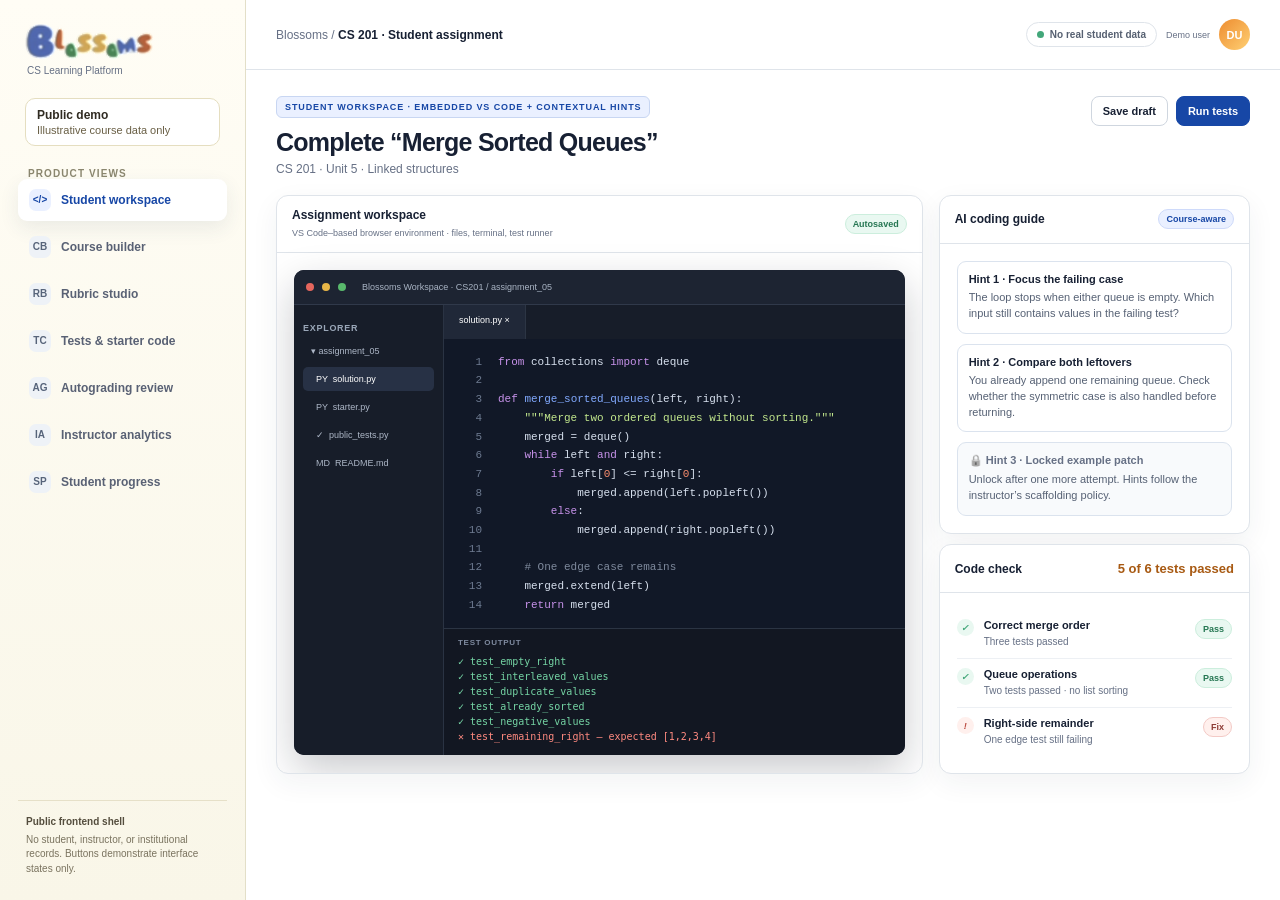
<file: demos/blossoms-lms-showcase/index.html>
<!doctype html>
<html lang="en">
<head>
<meta charset="utf-8">
<meta name="viewport" content="width=device-width,initial-scale=1">
<title>Blossoms CS LMS — Public Showcase Shell</title>
<link rel="icon" type="image/png" href="assets/blossoms-mark-authentic.png">
<style>
:root{
  --ink:#172033;--muted:#667085;--line:#dfe4ea;--paper:#ffffff;--cream:#fbf8ea;--cream-2:#f5efce;
  --blue:#1747a6;--blue-2:#eaf0ff;--orange:#ed8c2f;--orange-2:#fff1e2;--mint:#43a77a;--mint-2:#e9f8f1;
  --red:#bd4f45;--red-2:#fff0ed;--dark:#171b26;--code:#111827;--shadow:0 18px 55px rgba(30,42,62,.12);
}
*{box-sizing:border-box}html,body{margin:0;min-height:100%;font-family:Inter,ui-sans-serif,-apple-system,BlinkMacSystemFont,"Segoe UI",sans-serif;color:var(--ink);background:#eef1f5}button{font:inherit}button,a{color:inherit}.app{min-height:100vh;display:grid;grid-template-columns:246px 1fr;background:var(--paper)}
.sidebar{background:linear-gradient(180deg,#fffdf5,#f9f6e8);border-right:1px solid #e3dfc8;padding:24px 18px;display:flex;flex-direction:column;gap:22px;position:sticky;top:0;height:100vh}.brand{display:flex;flex-direction:column;align-items:flex-start;gap:5px;padding:0 7px}.brand-logo{display:block;width:128px;height:auto}.brand-icon{display:none;width:38px;height:auto}.brand small{display:block;color:var(--muted);font-size:10px;margin-left:2px}.role-pill{margin:0 7px;padding:9px 11px;border:1px solid #e5dec0;border-radius:10px;background:#fff;font-size:11px;color:#695f45}.role-pill b{display:block;color:#302b22;font-size:12px;margin-bottom:2px}.nav-label{font-size:10px;letter-spacing:.11em;text-transform:uppercase;color:#8b876f;font-weight:800;padding:0 10px}.nav{display:grid;gap:5px}.nav button{border:0;background:transparent;text-align:left;padding:10px 11px;border-radius:9px;color:#596174;font-weight:650;font-size:12px;cursor:pointer;display:flex;align-items:center;gap:10px}.nav button:hover{background:#fff}.nav button.active{background:#fff;color:var(--blue);box-shadow:0 7px 20px rgba(41,64,105,.09)}.nav-icon{width:22px;height:22px;border-radius:7px;background:#eef2f7;color:#57647a;display:grid;place-items:center;font-size:10px;font-weight:900}.nav button.active .nav-icon{background:var(--blue-2);color:var(--blue)}.privacy{margin-top:auto;border-top:1px solid #e6e0c8;padding:14px 8px 0;color:#7a735f;font-size:10px;line-height:1.45}.privacy strong{color:#544d3d;display:block;margin-bottom:3px}
.main{min-width:0}.topbar{height:70px;padding:0 30px;border-bottom:1px solid var(--line);display:flex;align-items:center;justify-content:space-between;background:rgba(255,255,255,.95);position:sticky;top:0;z-index:5}.crumbs{font-size:12px;color:var(--muted)}.crumbs strong{color:var(--ink)}.top-actions{display:flex;align-items:center;gap:9px}.badge{display:inline-flex;align-items:center;gap:6px;border:1px solid var(--line);background:#fff;border-radius:999px;padding:6px 10px;font-size:10px;font-weight:800;color:#566071}.badge:before{content:"";width:7px;height:7px;border-radius:99px;background:var(--mint)}.avatar{width:31px;height:31px;border-radius:50%;background:linear-gradient(135deg,var(--orange),#ffd074);display:grid;place-items:center;color:#fff;font-size:11px;font-weight:900}.content{padding:26px 30px 38px;max-width:1520px;margin:auto}.view-head{display:flex;align-items:flex-start;justify-content:space-between;gap:20px;margin-bottom:19px}.view-tag{display:inline-flex;border:1px solid #c8d6f2;background:var(--blue-2);color:var(--blue);border-radius:6px;padding:5px 8px;font-size:9px;font-weight:900;letter-spacing:.1em;text-transform:uppercase;margin-bottom:10px}.view-head h1{font-size:25px;line-height:1.15;margin:0 0 5px;letter-spacing:-.03em}.view-head p{margin:0;color:var(--muted);font-size:12px}.actions{display:flex;gap:8px}.btn{border:1px solid #cfd6df;background:#fff;border-radius:8px;padding:8px 11px;font-size:11px;font-weight:800;cursor:pointer}.btn.primary{border-color:var(--blue);background:var(--blue);color:#fff}.btn.orange{border-color:#bd6318;background:#f4a14e;color:#3f260d}.btn:hover{filter:brightness(.98);transform:translateY(-1px)}
.grid{display:grid;gap:16px}.grid.two{grid-template-columns:minmax(0,1.35fr) minmax(310px,.65fr)}.grid.equal{grid-template-columns:repeat(2,minmax(0,1fr))}.grid.three{grid-template-columns:repeat(3,minmax(0,1fr))}.panel{background:#fff;border:1px solid var(--line);border-radius:12px;box-shadow:0 9px 28px rgba(34,49,74,.06);overflow:hidden}.panel-pad{padding:17px}.panel-head{min-height:48px;padding:12px 15px;border-bottom:1px solid var(--line);display:flex;align-items:center;justify-content:space-between;gap:10px}.panel-head h2,.panel-head h3{font-size:12px;margin:0}.panel-head small{color:var(--muted);font-size:9px}.section-title{font-size:11px;font-weight:900;color:#2c3546;margin:0 0 9px}.muted{color:var(--muted)}.tiny{font-size:9px}.row{display:flex;align-items:center;justify-content:space-between;gap:10px}.stack{display:grid;gap:10px}.chip{display:inline-flex;align-items:center;border:1px solid #d8e0eb;border-radius:999px;padding:4px 7px;color:#596579;background:#f8fafc;font-size:9px;font-weight:800}.chip.blue{color:var(--blue);background:var(--blue-2);border-color:#cedafa}.chip.green{color:#267753;background:var(--mint-2);border-color:#cceedd}.chip.orange{color:#8a4c13;background:var(--orange-2);border-color:#f5d8ba}.chip.red{color:#8d3b34;background:var(--red-2);border-color:#f3cac6}
.course-rail{display:grid;gap:8px}.course-item{padding:11px;border:1px solid var(--line);border-radius:9px;background:#fff}.course-item.active{border-color:#e7c866;background:#fffbdf}.course-item b{display:block;font-size:11px;margin-bottom:3px}.course-item span{font-size:9px;color:var(--muted)}
.ide{background:var(--code);border-radius:10px;overflow:hidden;box-shadow:0 15px 40px rgba(13,19,31,.22);color:#d7e0ee}.ide-top{height:35px;background:#1d2432;border-bottom:1px solid #30394a;display:flex;align-items:center;gap:8px;padding:0 12px;color:#aab5c5;font-size:9px}.dot{width:8px;height:8px;border-radius:50%;background:#e5665d}.dot:nth-child(2){background:#e8b647}.dot:nth-child(3){background:#59b96c}.ide-body{display:grid;grid-template-columns:150px 1fr;min-height:445px}.files{background:#171d29;border-right:1px solid #2a3343;padding:12px 9px}.files strong{font-size:9px;color:#9aa7b8;letter-spacing:.08em}.file{font-size:9px;padding:7px 8px;border-radius:5px;color:#aeb8c8;margin-top:4px}.file.active{background:#273145;color:#fff}.editor{min-width:0;overflow-x:auto}.tabs{height:34px;background:#171d29;display:flex}.tab{padding:10px 15px;font-size:9px;border-right:1px solid #2c3544;background:#202838;color:#fff}.code{padding:14px 0;font-family:"SFMono-Regular",Consolas,"Liberation Mono",monospace;font-size:11px;line-height:1.7;counter-reset:line}.line{display:block;white-space:pre}.line:before{counter-increment:line;content:counter(line);display:inline-block;width:38px;text-align:right;margin-right:16px;color:#6d7a90}.kw{color:#c792ea}.fn{color:#82aaff}.str{color:#c3e88d}.num{color:#f78c6c}.cm{color:#7f8a9d}.var{color:#ffcb6b}.terminal{border-top:1px solid #2b3443;background:#121722;padding:9px 14px 11px;font-family:monospace;font-size:10px;line-height:1.5;color:#b9c5d6}.terminal:before{content:"TEST OUTPUT";display:block;color:#7f8ba0;font:800 8px/1.2 Inter,ui-sans-serif,sans-serif;letter-spacing:.09em;margin-bottom:6px}.terminal .pass{color:#75d5a5}.terminal .fail{color:#ff8a80}
.hint-card{border:1px solid #dbe3ee;border-radius:9px;padding:11px;background:#fff}.hint-card.locked{background:#f8fafc;color:#667085}.hint-card h4{font-size:11px;margin:0 0 5px}.hint-card p{font-size:11px;line-height:1.45;margin:0;color:#566174}.hint-card.locked h4:before{content:"🔒 ";filter:grayscale(1)}.check-item{display:grid;grid-template-columns:19px 1fr auto;gap:8px;align-items:start;padding:9px 0;border-bottom:1px solid #edf0f4}.check-item:last-child{border-bottom:0}.check-dot{width:17px;height:17px;border-radius:50%;background:var(--mint-2);color:var(--mint);display:grid;place-items:center;font-size:9px;font-weight:900}.check-dot.fail{background:var(--red-2);color:var(--red)}.check-item b{font-size:11px;display:block}.check-item small{font-size:10px;color:var(--muted)}
.metric{padding:14px;border:1px solid var(--line);border-radius:10px;background:#fff}.metric b{display:block;font-size:21px;letter-spacing:-.04em}.metric span{font-size:9px;color:var(--muted)}.bar{height:7px;background:#edf1f5;border-radius:99px;overflow:hidden}.bar i{display:block;height:100%;background:var(--blue);border-radius:99px}.bar.orange i{background:var(--orange)}.bar.green i{background:var(--mint)}
.material{display:flex;gap:10px;padding:10px;border:1px solid var(--line);border-radius:9px}.material-icon{width:31px;height:31px;border-radius:8px;background:var(--blue-2);color:var(--blue);display:grid;place-items:center;font-size:10px;font-weight:900}.material b{font-size:10px;display:block}.material small{font-size:9px;color:var(--muted)}
.unit{border-left:2px solid #d7deea;padding:0 0 13px 13px;margin-left:6px}.unit:last-child{padding-bottom:0}.unit b{font-size:10px}.unit p{font-size:9px;margin:3px 0;color:var(--muted)}
.rubric-row{display:grid;grid-template-columns:minmax(170px,1fr) 70px minmax(190px,1.3fr) 90px;gap:10px;align-items:center;padding:11px 14px;border-bottom:1px solid #edf0f4}.rubric-row.header{background:#f8fafc;color:#6b7483;font-size:8px;font-weight:900;text-transform:uppercase;letter-spacing:.06em}.rubric-row b{font-size:10px}.rubric-row p{font-size:9px;line-height:1.35;margin:2px 0 0;color:var(--muted)}.points{font-size:11px;font-weight:900;color:var(--blue)}.source{font-size:8px;background:var(--cream);border:1px solid #e7dfb8;border-radius:5px;padding:4px 6px;color:#716942}.score{font-size:13px;font-weight:900}.score.good{color:var(--mint)}.score.warn{color:#a85a13}.score.bad{color:var(--red)}
.test-row{display:grid;grid-template-columns:44px minmax(130px,.8fr) minmax(180px,1fr) 100px 80px;gap:10px;align-items:center;padding:10px 13px;border-bottom:1px solid #edf0f4;font-size:9px}.test-row.header{background:#f8fafc;color:#5b6576;font-size:8px;font-weight:900;text-transform:uppercase}.test-id{font-family:monospace;color:#596579}.test-output{font-family:monospace;background:#f4f6f9;border-radius:5px;padding:5px 6px}.visibility{font-size:8px;font-weight:800}.grade-row{display:grid;grid-template-columns:minmax(190px,1fr) 90px minmax(250px,1.4fr);gap:12px;padding:13px 15px;border-bottom:1px solid #edf0f4}.grade-row h4{font-size:10px;margin:0 0 4px}.grade-row p{font-size:9px;line-height:1.4;margin:0;color:var(--muted)}.grade-points{text-align:center}.grade-points b{font-size:18px;display:block}.grade-points span{font-size:8px;color:var(--muted)}.reason{border-left:3px solid var(--mint);padding-left:9px}.reason.deduct{border-color:var(--orange)}
.chart{height:170px;display:flex;align-items:flex-end;gap:10px;padding:13px 8px 0}.chart .col{flex:1;display:flex;flex-direction:column;justify-content:flex-end;align-items:center;gap:6px;height:100%}.chart .col i{display:block;width:100%;max-width:30px;background:linear-gradient(180deg,#4c70d4,#1747a6);border-radius:5px 5px 2px 2px}.chart .col span{font-size:8px;color:var(--muted)}.mastery{display:grid;gap:11px}.mastery-row{display:grid;grid-template-columns:115px 1fr 35px;gap:10px;align-items:center;font-size:9px}.toast{position:fixed;right:22px;bottom:22px;background:#162033;color:#fff;padding:11px 14px;border-radius:9px;font-size:10px;box-shadow:var(--shadow);opacity:0;transform:translateY(8px);pointer-events:none;transition:.2s}.toast.show{opacity:1;transform:none}
@media(max-width:1000px){.app{grid-template-columns:76px 1fr}.sidebar{padding:20px 10px}.brand-logo,.brand small,.role-pill,.nav-label,.nav button>span:last-child,.privacy{display:none}.brand{align-items:center;justify-content:center}.brand-icon{display:block}.nav button{justify-content:center;padding:10px}.grid.two,.grid.equal,.grid.three{grid-template-columns:1fr}.rubric-row{grid-template-columns:1fr 70px}.rubric-row>*:nth-child(n+3){grid-column:1/-1}.content{padding:22px 18px}.ide-body{grid-template-columns:105px 1fr}}
@media(max-width:620px){.app{display:block}.sidebar{position:static;height:auto;display:flex;flex-direction:row;overflow:auto;border-right:0;border-bottom:1px solid var(--line);padding:8px}.brand,.role-pill,.nav-label,.privacy{display:none}.nav{display:flex}.nav button{min-width:52px}.topbar{padding:0 14px}.content{padding:18px 12px}.view-head{display:block}.actions{margin-top:12px}.ide-body{grid-template-columns:1fr}.files{display:none}.rubric-row,.test-row,.grade-row{display:block}.rubric-row>*,.test-row>*,.grade-row>*{margin-bottom:6px}}
@media(prefers-reduced-motion:reduce){*{transition:none!important}}
</style>
</head>
<body>
<div class="app">
  <aside class="sidebar">
    <div class="brand"><img class="brand-logo" src="assets/blossoms-wordmark-authentic.png" alt="Blossoms"><img class="brand-icon" src="assets/blossoms-mark-authentic.png" alt="" aria-hidden="true"><small>CS Learning Platform</small></div>
    <div class="role-pill"><b>Public demo</b>Illustrative course data only</div>
    <div><div class="nav-label">Product views</div><nav class="nav" id="nav"></nav></div>
    <div class="privacy"><strong>Public frontend shell</strong>No student, instructor, or institutional records. Buttons demonstrate interface states only.</div>
  </aside>
  <main class="main">
    <header class="topbar"><div class="crumbs">Blossoms / <strong id="crumb">CS 201 · Data Structures</strong></div><div class="top-actions"><span class="badge">No real student data</span><span class="tiny muted">Demo user</span><div class="avatar">DU</div></div></header>
    <div class="content" id="content"></div>
  </main>
</div>
<div aria-hidden="true" aria-live="polite" class="toast" id="toast" role="status">Frontend showcase only — no backend action was performed.</div>
<script>
const views=[
 {id:'workspace',label:'Student workspace',icon:'&lt;/&gt;'},
 {id:'course-builder',label:'Course builder',icon:'CB'},
 {id:'rubric-studio',label:'Rubric studio',icon:'RB'},
 {id:'test-builder',label:'Tests & starter code',icon:'TC'},
 {id:'grading-review',label:'Autograding review',icon:'AG'},
 {id:'instructor-analytics',label:'Instructor analytics',icon:'IA'},
 {id:'student-progress',label:'Student progress',icon:'SP'}
];
const nav=document.getElementById('nav'),content=document.getElementById('content'),crumb=document.getElementById('crumb'),toast=document.getElementById('toast');
nav.innerHTML=views.map(v=>`<button type="button" data-view="${v.id}"><span class="nav-icon">${v.icon}</span><span>${v.label}</span></button>`).join('');
function head(tag,title,desc,buttons=''){return `<div class="view-head"><div><span class="view-tag">${tag}</span><h1>${title}</h1><p>${desc}</p></div><div class="actions">${buttons}</div></div>`}
function action(label,kind=''){return `<button class="btn ${kind}" type="button" data-demo>${label}</button>`}
function workspace(){return `${head('Student workspace · Embedded VS Code + contextual hints','Complete “Merge Sorted Queues”','CS 201 · Unit 5 · Linked structures',action('Save draft')+action('Run tests','primary'))}
<div class="grid two"><section class="panel"><div class="panel-head"><div><h2>Assignment workspace</h2><small>VS Code–based browser environment · files, terminal, test runner</small></div><span class="chip green">Autosaved</span></div><div class="panel-pad"><div class="ide"><div class="ide-top"><i class="dot"></i><i class="dot"></i><i class="dot"></i><span style="margin-left:8px">Blossoms Workspace · CS201 / assignment_05</span></div><div class="ide-body"><aside class="files"><strong>EXPLORER</strong><div class="file">▾ assignment_05</div><div class="file active">&nbsp;&nbsp;PY&nbsp; solution.py</div><div class="file">&nbsp;&nbsp;PY&nbsp; starter.py</div><div class="file">&nbsp;&nbsp;✓&nbsp; public_tests.py</div><div class="file">&nbsp;&nbsp;MD&nbsp; README.md</div></aside><div class="editor" tabindex="0" aria-label="Scrollable code editor"><div class="tabs"><div class="tab">solution.py ×</div></div><div class="code"><span class="line"><span class="kw">from</span> collections <span class="kw">import</span> deque</span><span class="line"></span><span class="line"><span class="kw">def</span> <span class="fn">merge_sorted_queues</span>(left, right):</span><span class="line">    <span class="str">"""Merge two ordered queues without sorting."""</span></span><span class="line">    merged = deque()</span><span class="line">    <span class="kw">while</span> left <span class="kw">and</span> right:</span><span class="line">        <span class="kw">if</span> left[<span class="num">0</span>] &lt;= right[<span class="num">0</span>]:</span><span class="line">            merged.append(left.popleft())</span><span class="line">        <span class="kw">else</span>:</span><span class="line">            merged.append(right.popleft())</span><span class="line"></span><span class="line">    <span class="cm"># One edge case remains</span></span><span class="line">    merged.extend(left)</span><span class="line">    <span class="kw">return</span> merged</span></div><div class="terminal"><span class="pass">✓ test_empty_right</span><br><span class="pass">✓ test_interleaved_values</span><br><span class="pass">✓ test_duplicate_values</span><br><span class="pass">✓ test_already_sorted</span><br><span class="pass">✓ test_negative_values</span><br><span class="fail">✕ test_remaining_right — expected [1,2,3,4]</span></div></div></div></div></div></section>
<aside class="stack"><section class="panel"><div class="panel-head"><h3>AI coding guide</h3><span class="chip blue">Course-aware</span></div><div class="panel-pad stack"><div class="hint-card"><h4>Hint 1 · Focus the failing case</h4><p>The loop stops when either queue is empty. Which input still contains values in the failing test?</p></div><div class="hint-card"><h4>Hint 2 · Compare both leftovers</h4><p>You already append one remaining queue. Check whether the symmetric case is also handled before returning.</p></div><div class="hint-card locked"><h4>Hint 3 · Locked example patch</h4><p>Unlock after one more attempt. Hints follow the instructor’s scaffolding policy.</p></div></div></section><section class="panel"><div class="panel-head"><h3>Code check</h3><span class="score warn">5 of 6 tests passed</span></div><div class="panel-pad"><div class="check-item"><i class="check-dot">✓</i><div><b>Correct merge order</b><small>Three tests passed</small></div><span class="chip green">Pass</span></div><div class="check-item"><i class="check-dot">✓</i><div><b>Queue operations</b><small>Two tests passed · no list sorting</small></div><span class="chip green">Pass</span></div><div class="check-item"><i class="check-dot fail">!</i><div><b>Right-side remainder</b><small>One edge test still failing</small></div><span class="chip red">Fix</span></div></div></section></aside></div>`}
function courseBuilder(){return `${head('Instructor workspace · Course-specific authoring','Build from the course you already teach','Preserve the professor’s units, lesson order, materials, and grading language.',action('Preview as student')+action('Publish unit','orange'))}<div class="grid two"><section class="panel"><div class="panel-head"><div><h2>CS 201 · Data Structures</h2><small>Original organization retained</small></div><span class="chip green">12 materials linked</span></div><div class="panel-pad grid two" style="grid-template-columns:190px 1fr"><div class="course-rail"><div class="course-item"><b>Unit 3 · Stacks & queues</b><span>4 lessons · 2 assignments</span></div><div class="course-item active"><b>Unit 4 · Recursion</b><span>3 lessons · 2 assignments</span></div><div class="course-item"><b>Unit 5 · Linked structures</b><span>5 lessons · 3 assignments</span></div></div><div><h3 class="section-title">Unit 4 · Recursion</h3><div class="unit"><b>4.1 · Tracing recursive calls</b><p>Lecture 08 · slides 3–19 · worked examples</p><span class="chip blue">Lecture-linked</span></div><div class="unit"><b>4.2 · Base cases and invariants</b><p>Reading 6 · instructor notes · practice set</p><span class="chip orange">Practice-ready</span></div><div class="unit"><b>4.3 · Recursive search</b><p>Lab 04 · assignment brief · grading policy</p><span class="chip green">Assessment-linked</span></div></div></div></section><aside class="stack"><section class="panel"><div class="panel-head"><h3>Professor-provided sources</h3><button class="btn" data-demo>Add material</button></div><div class="panel-pad stack"><div class="material"><span class="material-icon">PDF</span><div><b>Lecture 08 — Recursion</b><small>32 slides · used by 3 lessons</small></div></div><div class="material"><span class="material-icon">DOC</span><div><b>Assignment 04 brief</b><small>Learning goals + constraints</small></div></div><div class="material"><span class="material-icon">RB</span><div><b>Department grading policy</b><small>Rubric language + late-work rules</small></div></div></div></section><section class="panel"><div class="panel-head"><h3>Assignment alignment</h3><span class="chip blue">Course-aware</span></div><div class="panel-pad stack"><div><div class="row tiny"><b>Source coverage</b><span>92%</span></div><div class="bar green"><i style="width:92%"></i></div></div><div><div class="row tiny"><b>Learning-objective coverage</b><span>4 / 4</span></div><div class="bar"><i style="width:100%"></i></div></div><p class="tiny muted">Generated elements remain traceable to the instructor’s materials and course organization.</p></div></section></aside></div>`}
function rubricStudio(){return `${head('Instructor workspace · Assignment-aligned rubric generation','Rubric Studio','Generate criteria from the assignment goals, constraints, sample solution, and instructor grading policy.',action('Compare source language')+action('Generate rubric','orange'))}<section class="panel"><div class="panel-head"><div><h2>Assignment 04 · Recursive Maze Solver</h2><small>Rubric draft generated from 4 course sources</small></div><span class="chip orange">Instructor review required</span></div><div class="rubric-row header"><span>Criterion</span><span>Points</span><span>Grading rule</span><span>Source</span></div><div class="rubric-row"><div><b>Correct base cases</b><p>Stops at boundaries, walls, and the goal state without extra recursion.</p></div><div class="points">20 pts</div><div><b>Full credit:</b><p>All terminal conditions are explicit and correctly ordered.</p></div><span class="source">Lecture 08 §4</span></div><div class="rubric-row"><div><b>Recursive search logic</b><p>Explores legal neighbors and propagates a successful path.</p></div><div class="points">30 pts</div><div><b>Deduct 8:</b><p>Search succeeds only for one neighbor ordering.</p></div><span class="source">Assignment goal 2</span></div><div class="rubric-row"><div><b>Visited-state handling</b><p>Prevents repeated work and recursive cycles.</p></div><div class="points">20 pts</div><div><b>Deduct 10:</b><p>Marks visited after recursion, allowing cycles.</p></div><span class="source">Lab 04</span></div><div class="rubric-row"><div><b>Code clarity and explanation</b><p>Names, helper structure, and comments make the recursion legible.</p></div><div class="points">15 pts</div><div><b>Full credit:</b><p>Structure matches department style expectations.</p></div><span class="source">Grading policy</span></div><div class="rubric-row"><div><b>Test coverage</b><p>Includes ordinary, blocked, impossible, and one-cell mazes.</p></div><div class="points">15 pts</div><div><b>Deduct 5:</b><p>Missing either impossible or one-cell edge case.</p></div><span class="source">Assignment §Tests</span></div></section><div class="grid three" style="margin-top:16px"><div class="metric"><b>100</b><span>Total points</span></div><div class="metric"><b>5</b><span>Traceable criteria</span></div><div class="metric"><b>4</b><span>Instructor sources</span></div></div>`}
function testBuilder(){return `${head('Instructor workspace · Adaptive test + starter-code generation','Test & Starter Code Builder','Generate public, hidden, and adaptive tests that match the assignment and rubric.',action('Regenerate selected')+action('Publish test suite','orange'))}<div class="grid two"><section class="panel"><div class="panel-head"><div><h2>Generated test suite</h2><small>Recursive Maze Solver · Python</small></div><span class="chip blue">8 tests · 5 rubric links</span></div><div class="test-row header"><span>ID</span><span>Purpose</span><span>Input / expectation</span><span>Rubric</span><span>Visibility</span></div><div class="test-row"><span class="test-id">T01</span><b>Direct path</b><span class="test-output">3×3 open → valid path</span><span>Search logic</span><span class="visibility chip green">Public</span></div><div class="test-row"><span class="test-id">T02</span><b>Blocked start</b><span class="test-output">start = wall → None</span><span>Base cases</span><span class="visibility chip green">Public</span></div><div class="test-row"><span class="test-id">T03</span><b>Cycle trap</b><span class="test-output">looping maze → terminates</span><span>Visited state</span><span class="visibility chip orange">Hidden</span></div><div class="test-row"><span class="test-id">T04</span><b>Neighbor order</b><span class="test-output">alternate route → valid path</span><span>Search logic</span><span class="visibility chip orange">Hidden</span></div><div class="test-row"><span class="test-id">T05</span><b>One-cell maze</b><span class="test-output">start = goal → [(0,0)]</span><span>Edge cases</span><span class="visibility chip blue">Adaptive</span></div></section><aside class="panel"><div class="panel-head"><div><h3>Generated starter code</h3><small>Student-facing scaffold</small></div><button class="btn" data-demo>Open in editor</button></div><div class="panel-pad"><div class="ide"><div class="ide-top"><i class="dot"></i><i class="dot"></i><i class="dot"></i><span>starter.py</span></div><div class="code" style="min-height:300px"><span class="line"><span class="kw">def</span> <span class="fn">solve_maze</span>(maze, start, goal):</span><span class="line">    <span class="str">"""Return a path or None."""</span></span><span class="line">    visited = <span class="fn">set</span>()</span><span class="line"></span><span class="line">    <span class="kw">def</span> <span class="fn">search</span>(position, path):</span><span class="line">        <span class="cm"># TODO: add base cases</span></span><span class="line">        <span class="cm"># TODO: explore neighbors</span></span><span class="line">        <span class="kw">pass</span></span><span class="line"></span><span class="line">    <span class="kw">return</span> search(start, [])</span></div></div><div class="stack" style="margin-top:12px"><div class="row tiny"><b>Scaffolding level</b><span class="chip blue">Moderate</span></div><div class="row tiny"><b>Sample solution</b><span class="chip orange">Instructor only</span></div><div class="row tiny"><b>Code checks</b><span class="chip green">Syntax + rubric aligned</span></div></div></div></aside></div>`}
function gradingReview(){return `${head('Instructor workspace · Evidence-backed autograding','Autograding Review','Every rubric decision shows awarded points, test evidence, and the reason for a deduction—or for no deduction.',action('Return for revision')+action('Approve 86 / 100','primary'))}<div class="grid two"><section class="panel"><div class="panel-head"><div><h2>Submission · Student 014</h2><small>Attempt 2 · evaluated against rubric v3</small></div><span class="score warn">86 / 100</span></div><div class="grade-row"><div><h4>Correct base cases</h4><p>Rubric criterion · 20 points</p></div><div class="grade-points"><b>20</b><span>/ 20</span></div><div class="reason"><h4>No deduction · 0 points</h4><p>All boundary, wall, and goal states passed. T01, T02, and T05 provide direct evidence.</p></div></div><div class="grade-row"><div><h4>Recursive search logic</h4><p>Rubric criterion · 30 points</p></div><div class="grade-points"><b>22</b><span>/ 30</span></div><div class="reason deduct"><h4>Deduction · 8 points</h4><p>T04 fails when the successful path requires a different neighbor order. This matches the rubric’s stated deduction rule.</p></div></div><div class="grade-row"><div><h4>Visited-state handling</h4><p>Rubric criterion · 20 points</p></div><div class="grade-points"><b>20</b><span>/ 20</span></div><div class="reason"><h4>No deduction · 0 points</h4><p>T03 terminates without revisiting cells; the state is marked before recursive expansion.</p></div></div><div class="grade-row"><div><h4>Code clarity</h4><p>Rubric criterion · 15 points</p></div><div class="grade-points"><b>12</b><span>/ 15</span></div><div class="reason deduct"><h4>Deduction · 3 points</h4><p>The helper name is clear, but the neighbor-order assumption is undocumented.</p></div></div><div class="grade-row"><div><h4>Test coverage</h4><p>Rubric criterion · 15 points</p></div><div class="grade-points"><b>12</b><span>/ 15</span></div><div class="reason deduct"><h4>Deduction · 3 points</h4><p>Student tests omit the alternate-neighbor-order case surfaced by T04.</p></div></div></section><aside class="stack"><section class="panel"><div class="panel-head"><h3>Test evidence</h3><span class="chip orange">7 / 8 passed</span></div><div class="panel-pad"><div class="check-item"><i class="check-dot">✓</i><div><b>Public tests</b><small>3 of 3 passed</small></div><span class="chip green">Pass</span></div><div class="check-item"><i class="check-dot fail">!</i><div><b>Hidden tests</b><small>T04 failed</small></div><span class="chip red">Review</span></div><div class="check-item"><i class="check-dot">✓</i><div><b>Adaptive edge tests</b><small>2 of 2 passed</small></div><span class="chip green">Pass</span></div></div></section><section class="panel"><div class="panel-head"><h3>Instructor controls</h3><span class="chip blue">Human in the loop</span></div><div class="panel-pad stack"><button class="btn" data-demo>Override criterion score</button><button class="btn" data-demo>Edit student feedback</button><button class="btn" data-demo>Open submission in VS Code</button><p class="tiny muted">Autograding decisions remain inspectable and editable before release.</p></div></section></aside></div>`}
function instructorAnalytics(){return `${head('Professor dashboard · Assignment and concept analytics','Instructor Analytics','See where students retry, which rubric criteria fail, and where course materials need reinforcement.',action('Export course report')+action('Create targeted practice','orange'))}<div class="grid three"><div class="metric"><b>24</b><span>Active students this week</span></div><div class="metric"><b>71%</b><span>First-pass test success</span></div><div class="metric"><b>3.2</b><span>Average attempts per assignment</span></div></div><div class="grid equal" style="margin-top:16px"><section class="panel"><div class="panel-head"><h3>Rubric bottlenecks</h3><span class="chip blue">Last 4 assignments</span></div><div class="panel-pad mastery"><div class="mastery-row"><span>Base cases</span><div class="bar green"><i style="width:88%"></i></div><b>88%</b></div><div class="mastery-row"><span>Recursive logic</span><div class="bar orange"><i style="width:61%"></i></div><b>61%</b></div><div class="mastery-row"><span>State handling</span><div class="bar"><i style="width:73%"></i></div><b>73%</b></div><div class="mastery-row"><span>Test coverage</span><div class="bar orange"><i style="width:56%"></i></div><b>56%</b></div><div class="mastery-row"><span>Code clarity</span><div class="bar green"><i style="width:84%"></i></div><b>84%</b></div></div></section><section class="panel"><div class="panel-head"><h3>Retry pattern by concept</h3><span class="chip orange">Actionable</span></div><div class="chart"><div class="col"><i style="height:45%"></i><span>Queues</span></div><div class="col"><i style="height:78%"></i><span>Recursion</span></div><div class="col"><i style="height:63%"></i><span>Linked lists</span></div><div class="col"><i style="height:38%"></i><span>Trees</span></div><div class="col"><i style="height:55%"></i><span>Graphs</span></div></div></section></div><div class="grid equal" style="margin-top:16px"><section class="panel"><div class="panel-head"><h3>Recommended teaching action</h3><span class="chip green">Course-aware</span></div><div class="panel-pad"><h3 class="section-title">Reinforce recursive neighbor ordering</h3><p class="tiny muted">18% of submissions pass the direct-path case but fail when a valid route requires a different traversal order. Link a worked example from Lecture 08 and generate a five-question practice set.</p><div class="actions" style="margin-top:12px"><button class="btn primary" data-demo>Generate practice set</button></div></div></section><section class="panel"><div class="panel-head"><h3>Student review queue</h3><span class="chip red">3 need attention</span></div><div class="panel-pad stack"><div class="row tiny"><b>Student 014 · rubric conflict</b><span class="chip orange">Review</span></div><div class="row tiny"><b>Student 022 · repeated syntax errors</b><span class="chip orange">Support</span></div><div class="row tiny"><b>Student 031 · no submission</b><span class="chip red">Follow up</span></div></div></section></div>`}
function studentProgress(){return `${head('Student dashboard · Feedback to next practice','My Learning Progress','See concept mastery, rubric feedback, and the next course-specific practice recommendations.',action('Review feedback')+action('Start recommended practice','primary'))}<div class="grid three"><div class="metric"><b>82%</b><span>Current course mastery</span></div><div class="metric"><b>14</b><span>Assignments completed</span></div><div class="metric"><b>5</b><span>Skills improved this month</span></div></div><div class="grid equal" style="margin-top:16px"><section class="panel"><div class="panel-head"><h3>Concept mastery</h3><span class="chip blue">CS 201</span></div><div class="panel-pad mastery"><div class="mastery-row"><span>Stacks & queues</span><div class="bar green"><i style="width:92%"></i></div><b>92%</b></div><div class="mastery-row"><span>Recursion</span><div class="bar orange"><i style="width:68%"></i></div><b>68%</b></div><div class="mastery-row"><span>Linked structures</span><div class="bar"><i style="width:79%"></i></div><b>79%</b></div><div class="mastery-row"><span>Trees</span><div class="bar green"><i style="width:86%"></i></div><b>86%</b></div></div></section><section class="panel"><div class="panel-head"><h3>Recent rubric feedback</h3><span class="chip orange">Assignment 04</span></div><div class="panel-pad stack"><div class="hint-card"><h4>Keep: base cases</h4><p>Your terminal conditions were complete and correctly ordered. No points deducted.</p></div><div class="hint-card"><h4>Improve: neighbor ordering</h4><p>Your search assumes one direction order. Practice tracing a maze where the successful route starts elsewhere.</p></div><div class="hint-card"><h4>Next: targeted practice</h4><p>Three short exercises were selected from Unit 4 materials and your rubric feedback.</p></div></div></section></div><section class="panel" style="margin-top:16px"><div class="panel-head"><h3>Recommended next practice</h3><span class="chip green">Built from your course</span></div><div class="grid three panel-pad"><div class="course-item"><b>Trace recursive branches</b><span>8 min · Lecture 08</span></div><div class="course-item"><b>Change neighbor order</b><span>12 min · Lab 04</span></div><div class="course-item"><b>Write the edge tests</b><span>10 min · Assignment 04</span></div></div></section>`}
const renderers={'workspace':workspace,'course-builder':courseBuilder,'rubric-studio':rubricStudio,'test-builder':testBuilder,'grading-review':gradingReview,'instructor-analytics':instructorAnalytics,'student-progress':studentProgress};
function setView(id,push=true){if(!renderers[id])id='workspace';content.innerHTML=renderers[id]();nav.querySelectorAll('button').forEach(b=>b.classList.toggle('active',b.dataset.view===id));crumb.textContent=id==='student-progress'?'CS 201 · Student view':id==='workspace'?'CS 201 · Student assignment':'CS 201 · Instructor view';if(push){const u=new URL(location.href);u.searchParams.set('view',id);history.replaceState({},'',u)}content.querySelectorAll('[data-demo]').forEach(b=>b.addEventListener('click',showToast));}
function showToast(){toast.classList.add('show');toast.setAttribute('aria-hidden','false');clearTimeout(window.__toastTimer);window.__toastTimer=setTimeout(()=>{toast.classList.remove('show');toast.setAttribute('aria-hidden','true')},2200)}
nav.addEventListener('click',e=>{const b=e.target.closest('button[data-view]');if(b)setView(b.dataset.view)});
setView(new URL(location.href).searchParams.get('view')||'workspace',false);
</script>
</body>
</html>
</file>
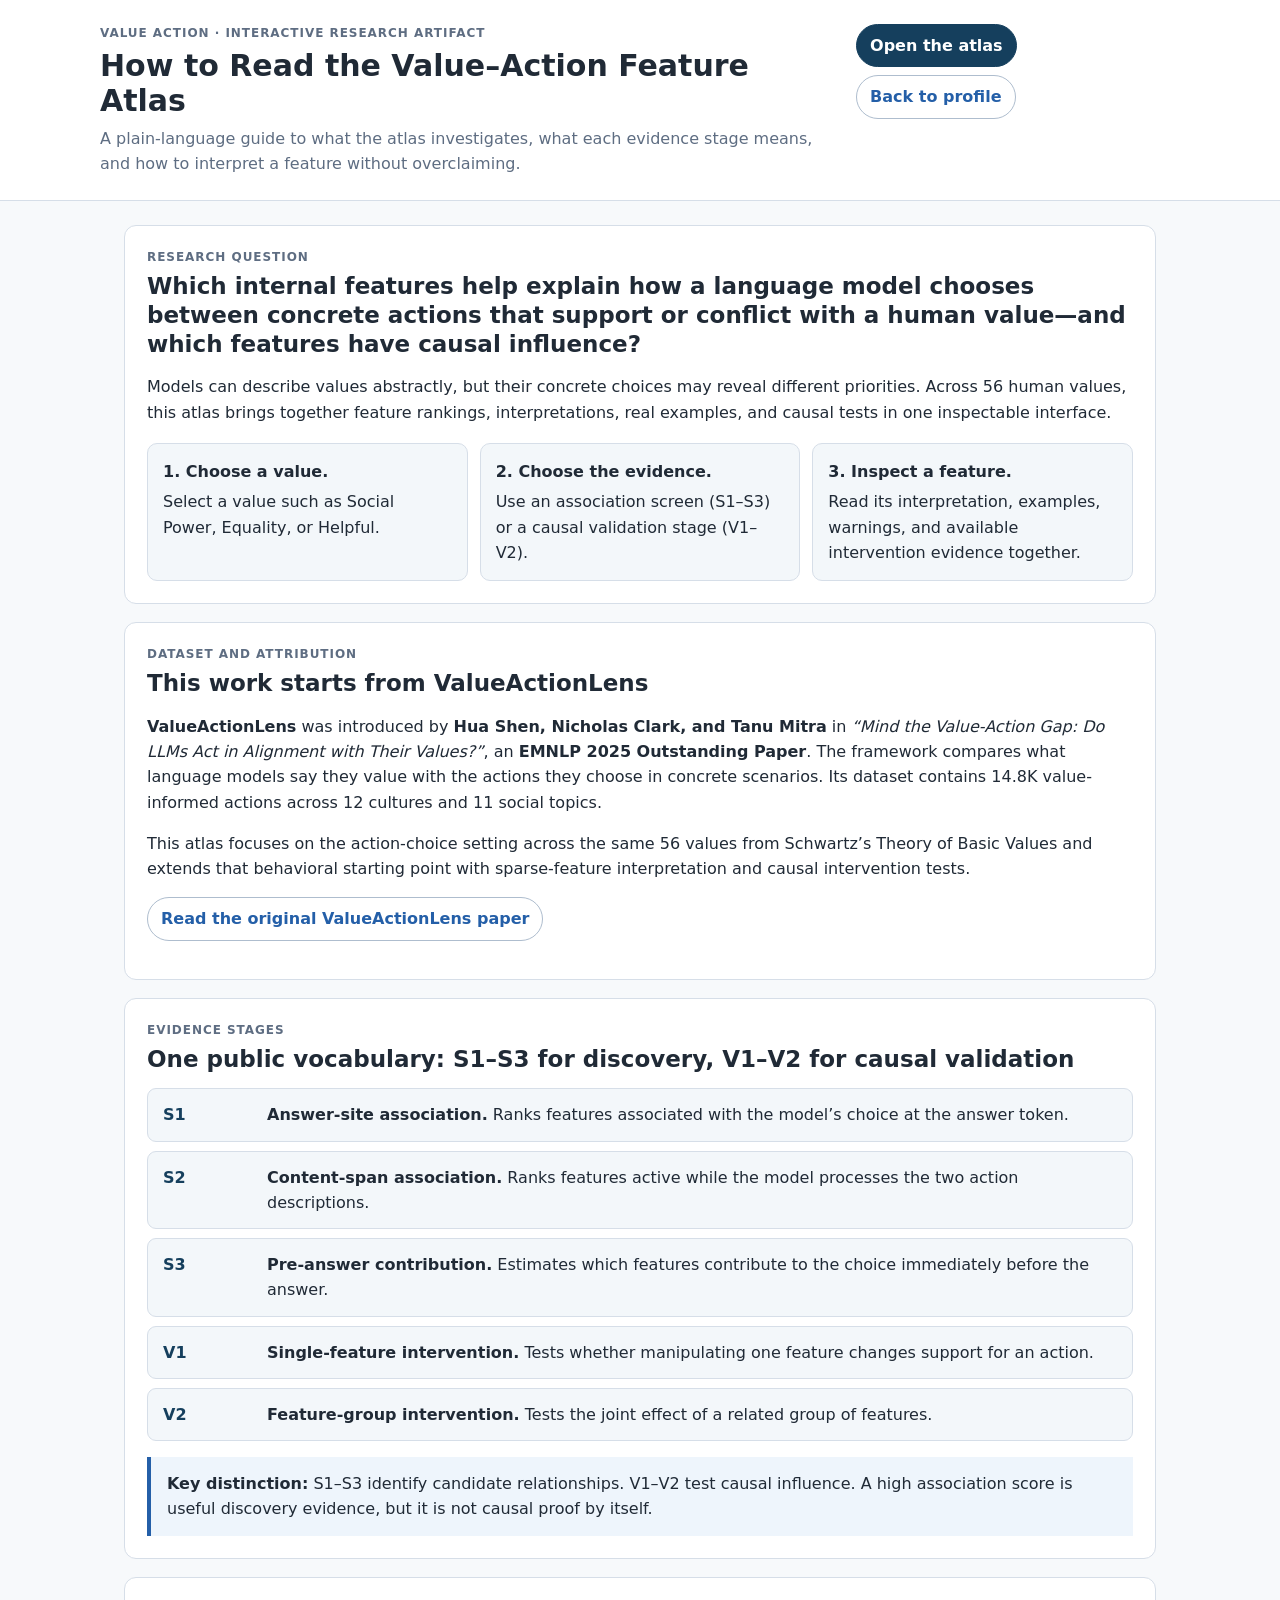
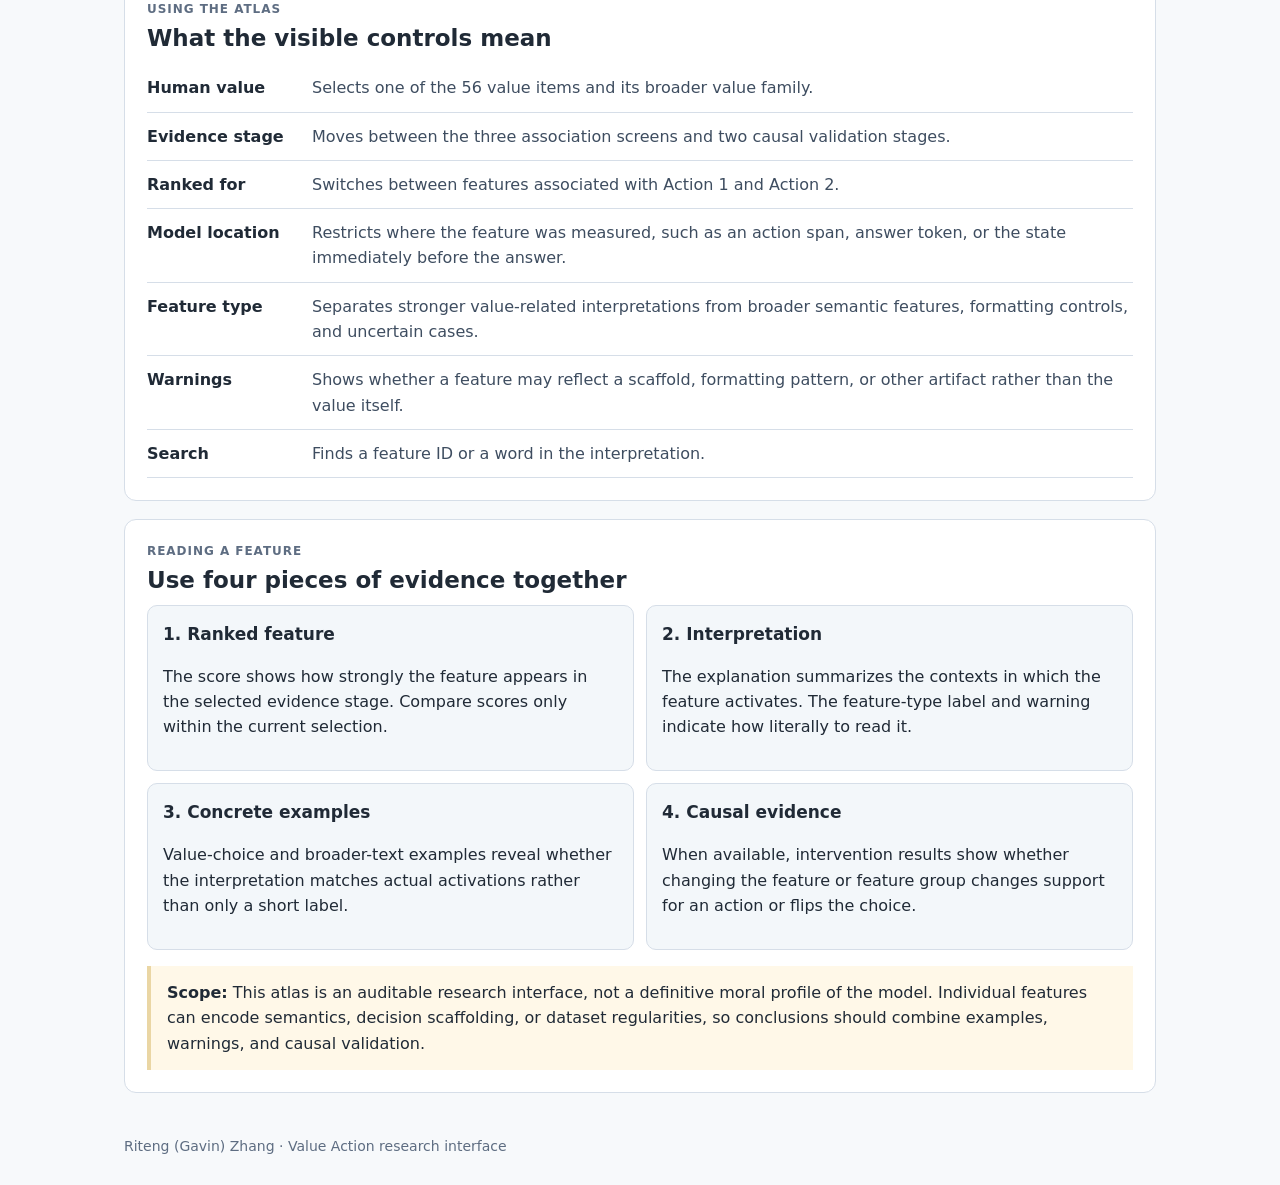
<file: value-action-atlas/guide.html>
<!doctype html>
<html lang="en">
<head>
  <meta charset="utf-8" />
  <meta name="viewport" content="width=device-width, initial-scale=1" />
  <title>How to Read the Value–Action Feature Atlas</title>
  <meta name="description" content="A plain-language guide to exploring internal model features associated with value-laden action choices." />
  <style>
    :root{--ink:#202a36;--muted:#5e6d82;--line:#d6dee8;--surface:#fff;--band:#f3f7fa;--accent:#245fa8;--deep:#153f5d;--max:1080px}
    *{box-sizing:border-box}body{margin:0;color:var(--ink);background:#f7f9fb;font:16px/1.58 system-ui,-apple-system,BlinkMacSystemFont,"Segoe UI",sans-serif}
    a{color:var(--accent)}.topbar{background:#fff;border-bottom:1px solid var(--line);padding:24px}.topbar-inner,main{max-width:var(--max);margin:auto}.topbar-inner{display:flex;justify-content:space-between;gap:20px;align-items:flex-start}.kicker{margin:0 0 5px;color:var(--muted);font-size:12px;font-weight:800;letter-spacing:.08em;text-transform:uppercase}h1{margin:0;font-size:30px;line-height:1.18}h2{font-size:23px;margin:0 0 10px;line-height:1.25}h3{font-size:17px;margin:0 0 7px}.lede{max-width:720px;margin:7px 0 0;color:var(--muted)}.actions{display:flex;gap:8px;flex-wrap:wrap}.button{display:inline-block;border:1px solid #aebdce;border-radius:999px;padding:8px 13px;background:#fff;font-weight:750;text-decoration:none}.button.primary{background:var(--deep);color:#fff;border-color:var(--deep)}main{padding:24px}.hero,.section{background:var(--surface);border:1px solid var(--line);border-radius:12px;padding:22px;margin-bottom:18px}.steps{display:grid;grid-template-columns:repeat(3,minmax(0,1fr));gap:12px;margin:18px 0 0;padding:0;list-style:none}.steps li,.card{background:var(--band);border:1px solid var(--line);border-radius:10px;padding:15px}.steps strong{display:block;margin-bottom:5px}.grid{display:grid;grid-template-columns:repeat(2,minmax(0,1fr));gap:12px}.lane-list{display:grid;gap:9px;margin-top:15px}.lane{display:grid;grid-template-columns:90px 1fr;gap:14px;padding:13px 15px;border:1px solid var(--line);border-radius:9px;background:var(--band)}.lane strong{color:var(--deep)}dl{margin:12px 0 0}.control{display:grid;grid-template-columns:150px 1fr;gap:15px;padding:11px 0;border-bottom:1px solid var(--line)}dt{font-weight:780}dd{margin:0;color:#3e4d60}.note{margin:16px 0 0;padding:14px 16px;border-left:4px solid var(--accent);background:#eef5fc}.boundary{background:#fff8e8;border-color:#ead6a4}.footer{max-width:var(--max);margin:0 auto;padding:0 24px 28px;color:var(--muted);font-size:14px}
    @media(max-width:720px){.topbar{padding:18px 16px}.topbar-inner{display:block}.actions{margin-top:14px}main{padding:16px}.steps,.grid{grid-template-columns:1fr}.control,.lane{grid-template-columns:1fr;gap:3px}.hero,.section{padding:17px}h1{font-size:25px}.footer{padding:0 16px 24px}}
  </style>
</head>
<body>
<header class="topbar">
  <div class="topbar-inner">
    <div>
      <p class="kicker">Value Action · Interactive research artifact</p>
      <h1>How to Read the Value–Action Feature Atlas</h1>
      <p class="lede">A plain-language guide to what the atlas investigates, what each evidence stage means, and how to interpret a feature without overclaiming.</p>
    </div>
    <nav class="actions" aria-label="Guide navigation">
      <a class="button primary" href="index.html">Open the atlas</a>
      <a class="button" href="https://ritengzhang77-max.github.io/#research">Back to profile</a>
    </nav>
  </div>
</header>
<main>
  <section class="hero" aria-labelledby="purpose">
    <p class="kicker">Research question</p>
    <h2 id="purpose">Which internal features help explain how a language model chooses between concrete actions that support or conflict with a human value—and which features have causal influence?</h2>
    <p>Models can describe values abstractly, but their concrete choices may reveal different priorities. Across 56 human values, this atlas brings together feature rankings, interpretations, real examples, and causal tests in one inspectable interface.</p>
    <ol class="steps">
      <li><strong>1. Choose a value.</strong><span>Select a value such as Social Power, Equality, or Helpful.</span></li>
      <li><strong>2. Choose the evidence.</strong><span>Use an association screen (S1–S3) or a causal validation stage (V1–V2).</span></li>
      <li><strong>3. Inspect a feature.</strong><span>Read its interpretation, examples, warnings, and available intervention evidence together.</span></li>
    </ol>
  </section>

  <section class="section" aria-labelledby="dataset-credit">
    <p class="kicker">Dataset and attribution</p>
    <h2 id="dataset-credit">This work starts from ValueActionLens</h2>
    <p><strong>ValueActionLens</strong> was introduced by <strong>Hua Shen, Nicholas Clark, and Tanu Mitra</strong> in <em>“Mind the Value-Action Gap: Do LLMs Act in Alignment with Their Values?”</em>, an <strong>EMNLP 2025 Outstanding Paper</strong>. The framework compares what language models say they value with the actions they choose in concrete scenarios. Its dataset contains 14.8K value-informed actions across 12 cultures and 11 social topics.</p>
    <p>This atlas focuses on the action-choice setting across the same 56 values from Schwartz’s Theory of Basic Values and extends that behavioral starting point with sparse-feature interpretation and causal intervention tests.</p>
    <p><a class="button" href="https://aclanthology.org/2025.emnlp-main.154/" target="_blank" rel="noopener noreferrer">Read the original ValueActionLens paper</a></p>
  </section>

  <section class="section" aria-labelledby="stages">
    <p class="kicker">Evidence stages</p>
    <h2 id="stages">One public vocabulary: S1–S3 for discovery, V1–V2 for causal validation</h2>
    <div class="lane-list">
      <div class="lane"><strong>S1</strong><span><b>Answer-site association.</b> Ranks features associated with the model’s choice at the answer token.</span></div>
      <div class="lane"><strong>S2</strong><span><b>Content-span association.</b> Ranks features active while the model processes the two action descriptions.</span></div>
      <div class="lane"><strong>S3</strong><span><b>Pre-answer contribution.</b> Estimates which features contribute to the choice immediately before the answer.</span></div>
      <div class="lane"><strong>V1</strong><span><b>Single-feature intervention.</b> Tests whether manipulating one feature changes support for an action.</span></div>
      <div class="lane"><strong>V2</strong><span><b>Feature-group intervention.</b> Tests the joint effect of a related group of features.</span></div>
    </div>
    <p class="note"><strong>Key distinction:</strong> S1–S3 identify candidate relationships. V1–V2 test causal influence. A high association score is useful discovery evidence, but it is not causal proof by itself.</p>
  </section>

  <section class="section" aria-labelledby="controls">
    <p class="kicker">Using the atlas</p>
    <h2 id="controls">What the visible controls mean</h2>
    <dl>
      <div class="control"><dt>Human value</dt><dd>Selects one of the 56 value items and its broader value family.</dd></div>
      <div class="control"><dt>Evidence stage</dt><dd>Moves between the three association screens and two causal validation stages.</dd></div>
      <div class="control"><dt>Ranked for</dt><dd>Switches between features associated with Action 1 and Action 2.</dd></div>
      <div class="control"><dt>Model location</dt><dd>Restricts where the feature was measured, such as an action span, answer token, or the state immediately before the answer.</dd></div>
      <div class="control"><dt>Feature type</dt><dd>Separates stronger value-related interpretations from broader semantic features, formatting controls, and uncertain cases.</dd></div>
      <div class="control"><dt>Warnings</dt><dd>Shows whether a feature may reflect a scaffold, formatting pattern, or other artifact rather than the value itself.</dd></div>
      <div class="control"><dt>Search</dt><dd>Finds a feature ID or a word in the interpretation.</dd></div>
    </dl>
  </section>

  <section class="section" aria-labelledby="reading">
    <p class="kicker">Reading a feature</p>
    <h2 id="reading">Use four pieces of evidence together</h2>
    <div class="grid">
      <article class="card"><h3>1. Ranked feature</h3><p>The score shows how strongly the feature appears in the selected evidence stage. Compare scores only within the current selection.</p></article>
      <article class="card"><h3>2. Interpretation</h3><p>The explanation summarizes the contexts in which the feature activates. The feature-type label and warning indicate how literally to read it.</p></article>
      <article class="card"><h3>3. Concrete examples</h3><p>Value-choice and broader-text examples reveal whether the interpretation matches actual activations rather than only a short label.</p></article>
      <article class="card"><h3>4. Causal evidence</h3><p>When available, intervention results show whether changing the feature or feature group changes support for an action or flips the choice.</p></article>
    </div>
    <p class="note boundary"><strong>Scope:</strong> This atlas is an auditable research interface, not a definitive moral profile of the model. Individual features can encode semantics, decision scaffolding, or dataset regularities, so conclusions should combine examples, warnings, and causal validation.</p>
  </section>
</main>
<p class="footer">Riteng (Gavin) Zhang · Value Action research interface</p>
</body>
</html>
</file>
